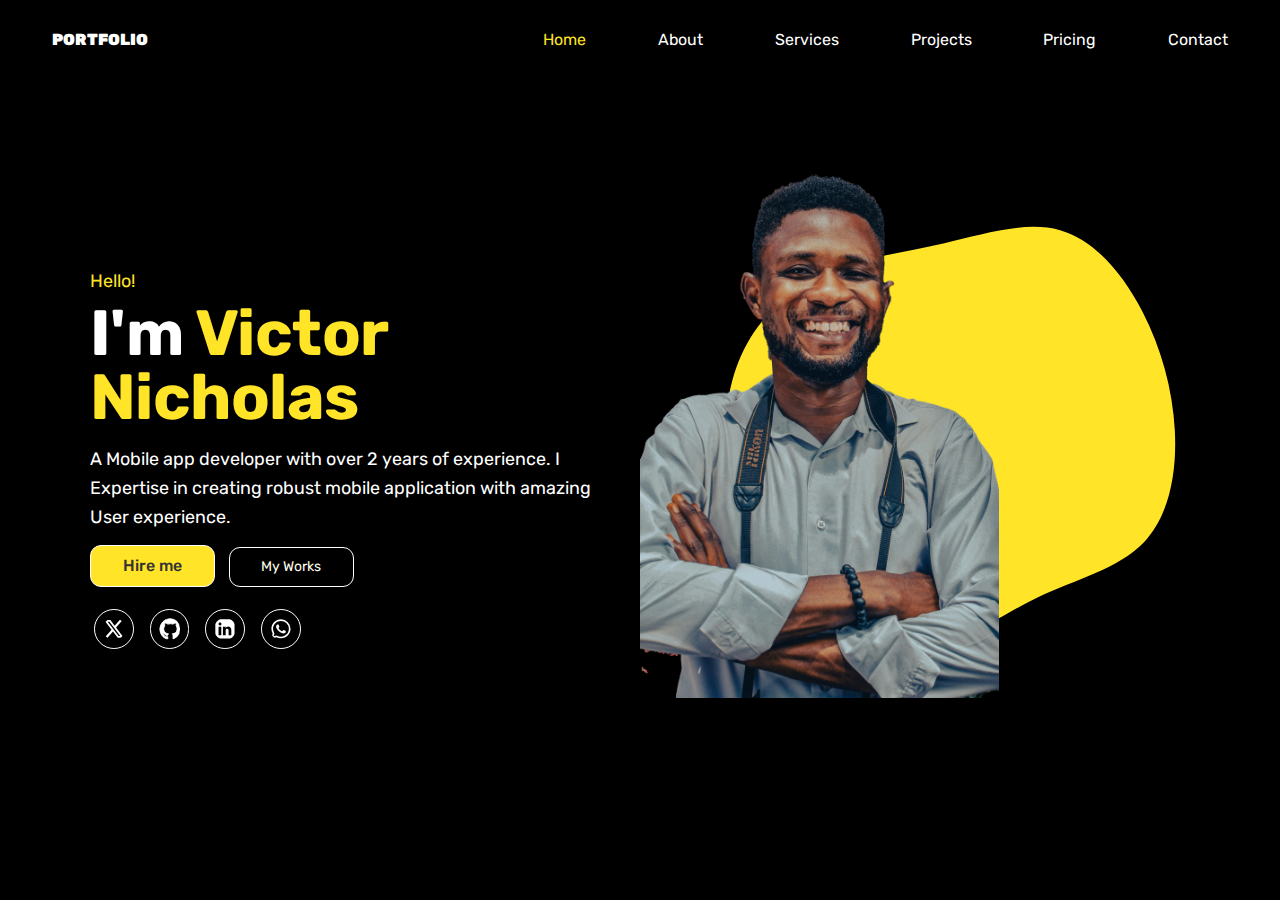
<file: index.html>
<!DOCTYPE html>
<html lang="en">
  <head>
    <meta charset="UTF-8" />

    <meta
      name="Description"
      content="A skillful Frontend developer with 5years of experience in building mind blowing UI. I am Stephen Junior"
    />
    <meta name="viewport" content="width=device-width, initial-scale=1.0" />

    <link rel="preconnect" href="https://fonts.googleapis.com" />
    <link rel="preconnect" href="https://fonts.gstatic.com" crossorigin />
    <link
      href="https://fonts.googleapis.com/css2?family=Rubik:ital,wght@0,300..900;1,300..900&display=swap"
      rel="stylesheet"
    />
    <link rel="stylesheet" href="css/styles.css" />
    <link rel="stylesheet" href="css/general.css" />
    <link rel="stylesheet" href="css/transition.css" />
    <link rel="stylesheet" href="css/queries.css" />

    <script defer src="activepage.js"></script>
    <title>Portfolio</title>
  </head>
  <body>
    <header class="header">
      <div>
        <a href="#" class="logo"><b>Portfolio</b></a>
      </div>
      <nav class="main-nav">
        <ul class="nav-link-box unordered-list">
          <li><a href="index.html" class="nav-link">Home</a></li>
          <li>
            <a href="about.html" class="nav-link">About</a>
          </li>
          <li>
            <a href="services.html" class="nav-link">Services</a>
          </li>
          <li><a href="projects.html" class="nav-link">Projects</a></li>
          <li><a href="pricing.html" class="nav-link">Pricing</a></li>
          <li><a href="contact.html" class="nav-link">Contact</a></li>
        </ul>
      </nav>

      <button class="btn-mobile-nav">
        <svg
          xmlns="http://www.w3.org/2000/svg"
          class="icon-mobile-nav menu-btn"
          viewBox="0 0 512 512"
        >
          <path
            fill="none"
            stroke="currentColor"
            stroke-linecap="round"
            stroke-miterlimit="10"
            stroke-width="32"
            d="M80 160h352M80 256h352M80 352h352"
          />
        </svg>

        <svg
          xmlns="http://www.w3.org/2000/svg"
          class="icon-mobile-nav close-btn"
          viewBox="0 0 512 512"
        >
          <path
            fill="none"
            stroke="currentColor"
            stroke-linecap="round"
            stroke-linejoin="round"
            stroke-width="32"
            d="M368 368L144 144M368 144L144 368"
          />
        </svg>
      </button>
    </header>

    <section class="section-hero grid-2-cols">
      <div class="hero-text-box">
        <p class="hero-greetings">Hello!</p>
        <h1 class="primary-heading">I'm <span>Victor Nicholas</span></h1>
        <p class="hero-text">
          A Mobile app developer with over 2 years of experience. I Expertise in
          creating robust mobile application with amazing User experience.
        </p>
        <a href="contact.html" class="hero-button btn-hire-me margin-rt"
          >Hire me</a
        >
        <a href="projects.html" class="hero-button btn-my-works">My Works</a>
        <div class="socials">
          <a
            href="https://x.com/VictorNich29059?t=hY8-RHU_Jg7SpcKLvsJlyQ&s=09"
            class="social-link"
          >
            <svg
              viewBox="0 0 24 24"
              aria-hidden="true"
              class="social-icon chat twitter-icon"
            >
              <g>
                <path
                  d="M18.244 2.25h3.308l-7.227 8.26 8.502 11.24H16.17l-5.214-6.817L4.99 21.75H1.68l7.73-8.835L1.254 2.25H8.08l4.713 6.231zm-1.161 17.52h1.833L7.084 4.126H5.117z"
                ></path>
              </g>
            </svg>
          </a>
          <a href="https://github.com/Vcnicholas" class="social-link">
            <svg
              height="32"
              aria-hidden="true"
              viewBox="0 0 24 24"
              version="1.1"
              width="32"
              data-view-component="true"
              class="social-icon chat"
            >
              <path
                d="M12.5.75C6.146.75 1 5.896 1 12.25c0 5.089 3.292 9.387 7.863 10.91.575.101.79-.244.79-.546 0-.273-.014-1.178-.014-2.142-2.889.532-3.636-.704-3.866-1.35-.13-.331-.69-1.352-1.18-1.625-.402-.216-.977-.748-.014-.762.906-.014 1.553.834 1.769 1.179 1.035 1.74 2.688 1.25 3.349.948.1-.747.402-1.25.733-1.538-2.559-.287-5.232-1.279-5.232-5.678 0-1.25.445-2.285 1.178-3.09-.115-.288-.517-1.467.115-3.048 0 0 .963-.302 3.163 1.179.92-.259 1.897-.388 2.875-.388.977 0 1.955.13 2.875.388 2.2-1.495 3.162-1.179 3.162-1.179.633 1.581.23 2.76.115 3.048.733.805 1.179 1.825 1.179 3.09 0 4.413-2.688 5.39-5.247 5.678.417.36.776 1.05.776 2.128 0 1.538-.014 2.774-.014 3.162 0 .302.216.662.79.547C20.709 21.637 24 17.324 24 12.25 24 5.896 18.854.75 12.5.75Z"
              ></path>
            </svg>
          </a>
          <a
            href="https://www.linkedin.com/in/victor-nicholas-679aab2b1"
            class="social-link"
          >
            <svg
              xmlns="http://www.w3.org/2000/svg"
              class="social-icon chat"
              viewBox="0 0 512 512"
            >
              <path
                d="M444.17 32H70.28C49.85 32 32 46.7 32 66.89v374.72C32 461.91 49.85 480 70.28 480h373.78c20.54 0 35.94-18.21 35.94-38.39V66.89C480.12 46.7 464.6 32 444.17 32zm-273.3 373.43h-64.18V205.88h64.18zM141 175.54h-.46c-20.54 0-33.84-15.29-33.84-34.43 0-19.49 13.65-34.42 34.65-34.42s33.85 14.82 34.31 34.42c-.01 19.14-13.31 34.43-34.66 34.43zm264.43 229.89h-64.18V296.32c0-26.14-9.34-44-32.56-44-17.74 0-28.24 12-32.91 23.69-1.75 4.2-2.22 9.92-2.22 15.76v113.66h-64.18V205.88h64.18v27.77c9.34-13.3 23.93-32.44 57.88-32.44 42.13 0 74 27.77 74 87.64z"
              />
            </svg>
          </a>
          <a href="http://Wa.me/2349027989249" class="social-link">
            <svg
              xmlns="http://www.w3.org/2000/svg"
              class="social-icon chat"
              viewBox="0 0 512 512"
            >
              <path
                d="M414.73 97.1A222.14 222.14 0 00256.94 32C134 32 33.92 131.58 33.87 254a220.61 220.61 0 0029.78 111L32 480l118.25-30.87a223.63 223.63 0 00106.6 27h.09c122.93 0 223-99.59 223.06-222A220.18 220.18 0 00414.73 97.1zM256.94 438.66h-.08a185.75 185.75 0 01-94.36-25.72l-6.77-4-70.17 18.32 18.73-68.09-4.41-7A183.46 183.46 0 0171.53 254c0-101.73 83.21-184.5 185.48-184.5a185 185 0 01185.33 184.64c-.04 101.74-83.21 184.52-185.4 184.52zm101.69-138.19c-5.57-2.78-33-16.2-38.08-18.05s-8.83-2.78-12.54 2.78-14.4 18-17.65 21.75-6.5 4.16-12.07 1.38-23.54-8.63-44.83-27.53c-16.57-14.71-27.75-32.87-31-38.42s-.35-8.56 2.44-11.32c2.51-2.49 5.57-6.48 8.36-9.72s3.72-5.56 5.57-9.26.93-6.94-.46-9.71-12.54-30.08-17.18-41.19c-4.53-10.82-9.12-9.35-12.54-9.52-3.25-.16-7-.2-10.69-.2a20.53 20.53 0 00-14.86 6.94c-5.11 5.56-19.51 19-19.51 46.28s20 53.68 22.76 57.38 39.3 59.73 95.21 83.76a323.11 323.11 0 0031.78 11.68c13.35 4.22 25.5 3.63 35.1 2.2 10.71-1.59 33-13.42 37.63-26.38s4.64-24.06 3.25-26.37-5.11-3.71-10.69-6.48z"
                fill-rule="evenodd"
              />
            </svg>
          </a>
        </div>
      </div>

      <div class="hero-img-box">
        <img src="img/profile-1.png" alt="man smiling" class="profile-pic" />
      </div>
    </section>
  </body>
</html>
</file>
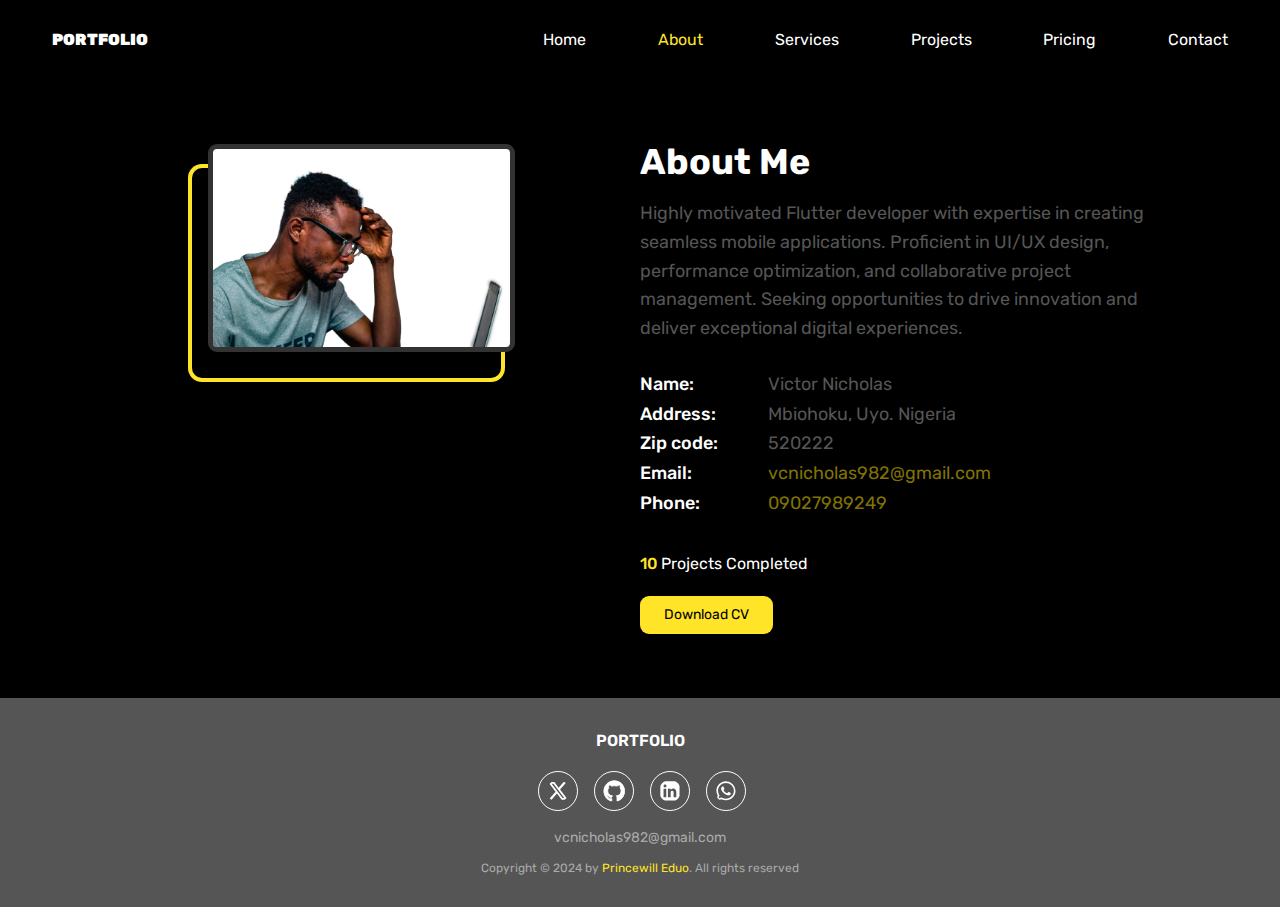
<file: about.html>
<!DOCTYPE html>
<html lang="en">
  <head>
    <meta charset="UTF-8" />
    <meta name="viewport" content="width=device-width, initial-scale=1.0" />

    <link rel="preconnect" href="https://fonts.googleapis.com" />
    <link rel="preconnect" href="https://fonts.gstatic.com" crossorigin />
    <link
      href="https://fonts.googleapis.com/css2?family=Rubik:ital,wght@0,300..900;1,300..900&display=swap"
      rel="stylesheet"
    />
    <link rel="stylesheet" href="css/styles.css" />
    <link rel="stylesheet" href="css/general.css" />
    <link rel="stylesheet" href="css/transition.css" />
    <link rel="stylesheet" href="css/queries.css" />

    <script defer src="activepage.js"></script>
    <title>Portfolio</title>
  </head>
  <body>
    <header class="header">
      <div>
        <a href="#" class="logo"><b>Portfolio</b></a>
      </div>
      <nav class="main-nav">
        <ul class="nav-link-box unordered-list">
          <li><a href="/index.html" class="nav-link">Home</a></li>
          <li><a href="about.html" class="nav-link">About</a></li>
          <li>
            <a href="services.html" class="nav-link">Services</a>
          </li>
          <li><a href="projects.html" class="nav-link">Projects</a></li>
          <li><a href="pricing.html" class="nav-link">Pricing</a></li>
          <li><a href="contact.html" class="nav-link">Contact</a></li>
        </ul>
      </nav>

      <button class="btn-mobile-nav">
        <svg
          xmlns="http://www.w3.org/2000/svg"
          class="icon-mobile-nav menu-btn"
          viewBox="0 0 512 512"
        >
          <path
            fill="none"
            stroke="currentColor"
            stroke-linecap="round"
            stroke-miterlimit="10"
            stroke-width="32"
            d="M80 160h352M80 256h352M80 352h352"
          />
        </svg>

        <svg
          xmlns="http://www.w3.org/2000/svg"
          class="icon-mobile-nav close-btn"
          viewBox="0 0 512 512"
        >
          <path
            fill="none"
            stroke="currentColor"
            stroke-linecap="round"
            stroke-linejoin="round"
            stroke-width="32"
            d="M368 368L144 144M368 144L144 368"
          />
        </svg>
      </button>
    </header>

    <section class="section-about grid-2-cols about-grid">
      <div class="about-img-box sticky-nav-point">
        <img src="img/profile-2.png" alt="man on system" class="about-img" />
      </div>
      <div class="about-text-box">
        <h2 class="secondary-heading">About Me</h2>
        <div class="about-text">
          Highly motivated Flutter developer with expertise in creating seamless
          mobile applications. Proficient in UI/UX design, performance
          optimization, and collaborative project management. Seeking
          opportunities to drive innovation and deliver exceptional digital
          experiences.
        </div>
        <div class="about-grid-2-cols">
          <ul class="question-box unordered-list">
            <li>Name&#58;</li>
            <li>Address&#58;</li>
            <li>Zip code&#58;</li>
            <li>Email&#58;</li>
            <li>Phone&#58;</li>
          </ul>

          <ul class="answer-box unordered-list">
            <li>Victor Nicholas</li>
            <li>Mbiohoku, Uyo. Nigeria</li>
            <li>520222</li>
            <li class="gmail-link">
              <a href="https://vcnicholas982@gmail.com" class="reach-out-link"
                >vcnicholas982&#64;gmail.com</a
              >
            </li>
            <li>
              <a href="tel:09027989249" class="reach-out-link">09027989249</a>
            </li>
          </ul>
        </div>
        <p class="completed-projects"><span>10</span> Projects Completed</p>
        <a href="docs/CV Victor Chukwuebuka Nicholas .docx" class="cv-button"
          >Download CV</a
        >
      </div>
    </section>

    <footer>
      <div class="logo">Portfolio</div>
      <div class="socials">
        <a
          href=" https://x.com/VictorNich29059?t=hY8-RHU_Jg7SpcKLvsJlyQ&s=09"
          class="social-link"
        >
          <svg
            viewBox="0 0 24 24"
            aria-hidden="true"
            class="social-icon chat twitter-icon"
          >
            <g>
              <path
                d="M18.244 2.25h3.308l-7.227 8.26 8.502 11.24H16.17l-5.214-6.817L4.99 21.75H1.68l7.73-8.835L1.254 2.25H8.08l4.713 6.231zm-1.161 17.52h1.833L7.084 4.126H5.117z"
              ></path>
            </g>
          </svg>
        </a>
        <a href="https://github.com/Vcnicholas" class="social-link">
          <svg
            height="32"
            aria-hidden="true"
            viewBox="0 0 24 24"
            version="1.1"
            width="32"
            data-view-component="true"
            class="social-icon chat"
          >
            <path
              d="M12.5.75C6.146.75 1 5.896 1 12.25c0 5.089 3.292 9.387 7.863 10.91.575.101.79-.244.79-.546 0-.273-.014-1.178-.014-2.142-2.889.532-3.636-.704-3.866-1.35-.13-.331-.69-1.352-1.18-1.625-.402-.216-.977-.748-.014-.762.906-.014 1.553.834 1.769 1.179 1.035 1.74 2.688 1.25 3.349.948.1-.747.402-1.25.733-1.538-2.559-.287-5.232-1.279-5.232-5.678 0-1.25.445-2.285 1.178-3.09-.115-.288-.517-1.467.115-3.048 0 0 .963-.302 3.163 1.179.92-.259 1.897-.388 2.875-.388.977 0 1.955.13 2.875.388 2.2-1.495 3.162-1.179 3.162-1.179.633 1.581.23 2.76.115 3.048.733.805 1.179 1.825 1.179 3.09 0 4.413-2.688 5.39-5.247 5.678.417.36.776 1.05.776 2.128 0 1.538-.014 2.774-.014 3.162 0 .302.216.662.79.547C20.709 21.637 24 17.324 24 12.25 24 5.896 18.854.75 12.5.75Z"
            ></path>
          </svg>
        </a>
        <a
          href="https://www.linkedin.com/in/victor-nicholas-679aab2b1"
          class="social-link"
        >
          <svg
            xmlns="http://www.w3.org/2000/svg"
            class="social-icon chat"
            viewBox="0 0 512 512"
          >
            <path
              d="M444.17 32H70.28C49.85 32 32 46.7 32 66.89v374.72C32 461.91 49.85 480 70.28 480h373.78c20.54 0 35.94-18.21 35.94-38.39V66.89C480.12 46.7 464.6 32 444.17 32zm-273.3 373.43h-64.18V205.88h64.18zM141 175.54h-.46c-20.54 0-33.84-15.29-33.84-34.43 0-19.49 13.65-34.42 34.65-34.42s33.85 14.82 34.31 34.42c-.01 19.14-13.31 34.43-34.66 34.43zm264.43 229.89h-64.18V296.32c0-26.14-9.34-44-32.56-44-17.74 0-28.24 12-32.91 23.69-1.75 4.2-2.22 9.92-2.22 15.76v113.66h-64.18V205.88h64.18v27.77c9.34-13.3 23.93-32.44 57.88-32.44 42.13 0 74 27.77 74 87.64z"
            />
          </svg>
        </a>
        <a href="http://Wa.me/2349027989249" class="social-link">
          <svg
            xmlns="http://www.w3.org/2000/svg"
            class="social-icon chat"
            viewBox="0 0 512 512"
          >
            <path
              d="M414.73 97.1A222.14 222.14 0 00256.94 32C134 32 33.92 131.58 33.87 254a220.61 220.61 0 0029.78 111L32 480l118.25-30.87a223.63 223.63 0 00106.6 27h.09c122.93 0 223-99.59 223.06-222A220.18 220.18 0 00414.73 97.1zM256.94 438.66h-.08a185.75 185.75 0 01-94.36-25.72l-6.77-4-70.17 18.32 18.73-68.09-4.41-7A183.46 183.46 0 0171.53 254c0-101.73 83.21-184.5 185.48-184.5a185 185 0 01185.33 184.64c-.04 101.74-83.21 184.52-185.4 184.52zm101.69-138.19c-5.57-2.78-33-16.2-38.08-18.05s-8.83-2.78-12.54 2.78-14.4 18-17.65 21.75-6.5 4.16-12.07 1.38-23.54-8.63-44.83-27.53c-16.57-14.71-27.75-32.87-31-38.42s-.35-8.56 2.44-11.32c2.51-2.49 5.57-6.48 8.36-9.72s3.72-5.56 5.57-9.26.93-6.94-.46-9.71-12.54-30.08-17.18-41.19c-4.53-10.82-9.12-9.35-12.54-9.52-3.25-.16-7-.2-10.69-.2a20.53 20.53 0 00-14.86 6.94c-5.11 5.56-19.51 19-19.51 46.28s20 53.68 22.76 57.38 39.3 59.73 95.21 83.76a323.11 323.11 0 0031.78 11.68c13.35 4.22 25.5 3.63 35.1 2.2 10.71-1.59 33-13.42 37.63-26.38s4.64-24.06 3.25-26.37-5.11-3.71-10.69-6.48z"
              fill-rule="evenodd"
            />
          </svg>
        </a>
      </div>
      <div style="color: #aaa; font-size: 1.2rem">
        <a
          href="https://vcnicholas982@gmail.com"
          class="reach-out-link reach-out-contact-link"
          >vcnicholas982@gmail.com</a
        >
      </div>
      <div class="copy-right">
        Copyright &copy; <span class="year">2024</span> by
        <a
          href="https://x.com/Eduo_Prince?t=WI8PusMv91r1adSlmNsFCw&s=09
        "
          >Princewill Eduo</a
        >. All rights reserved
      </div>
    </footer>
  </body>
</html>
</file>
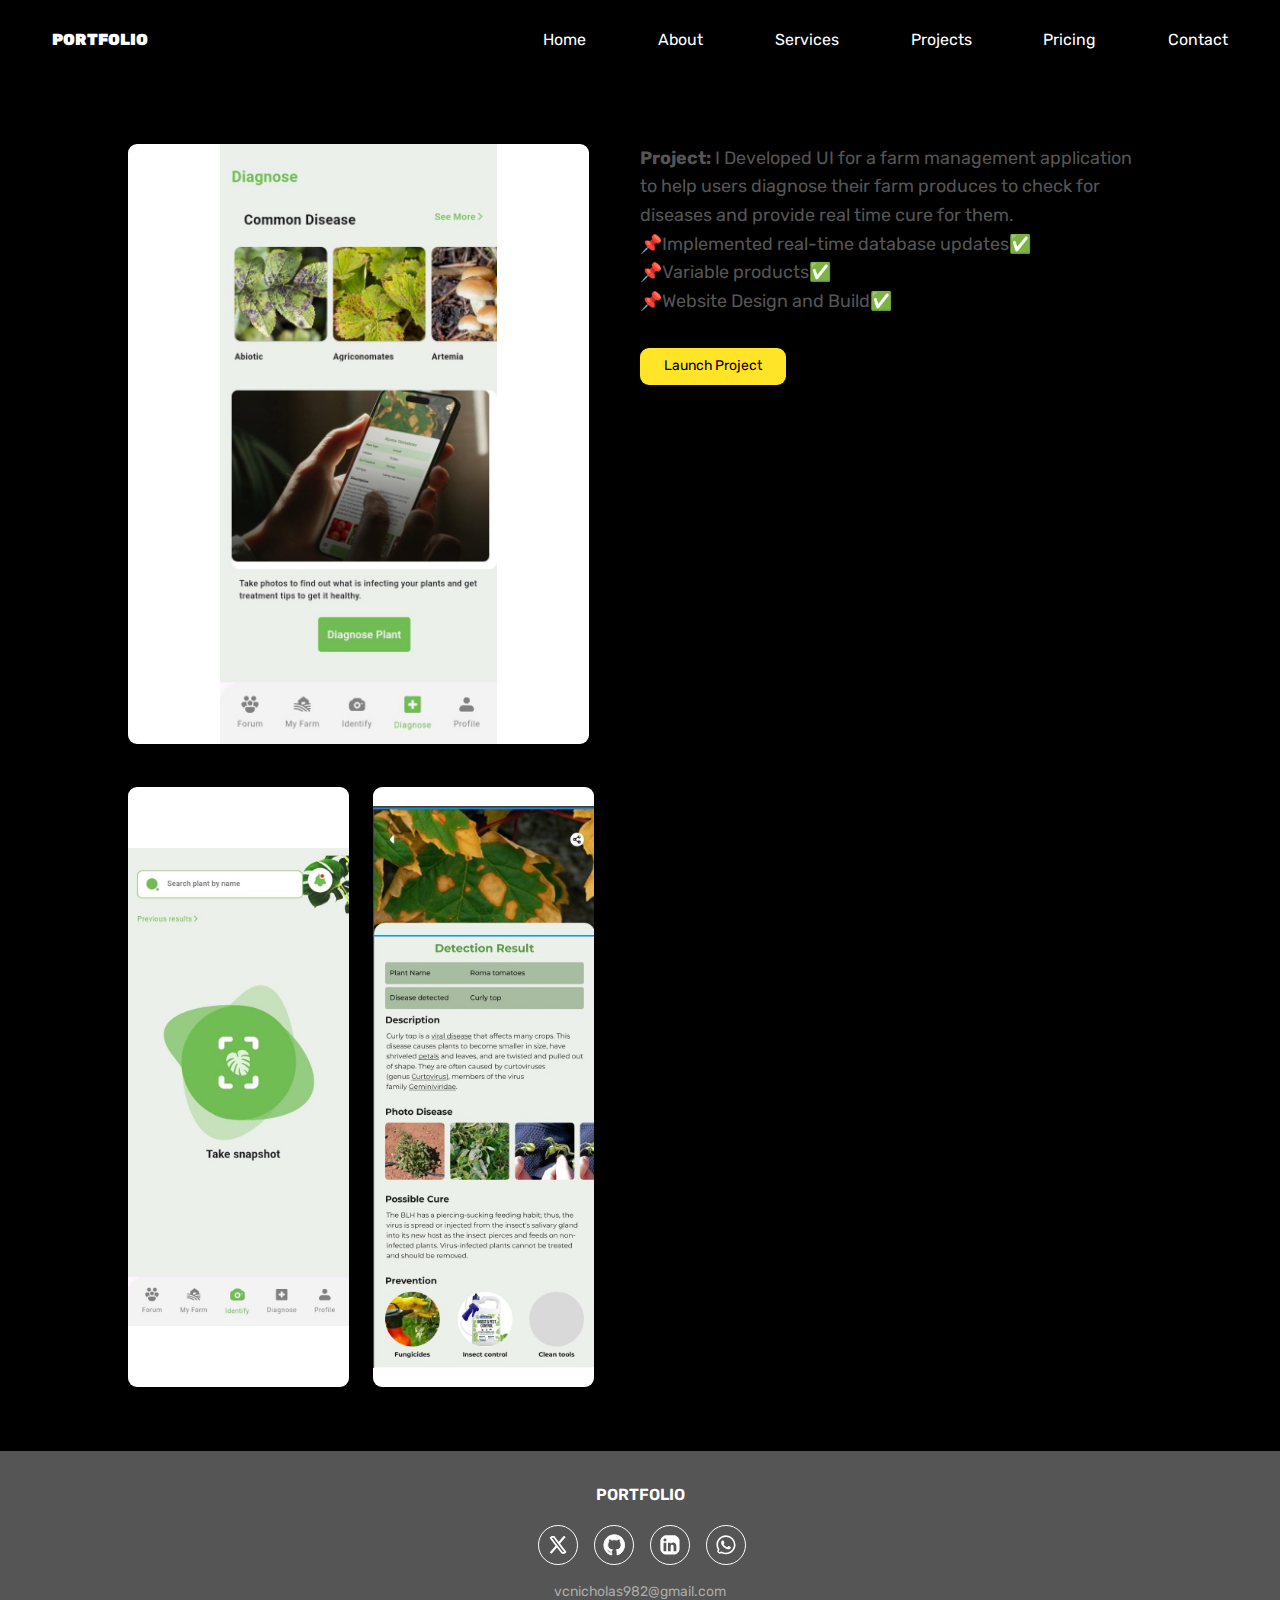
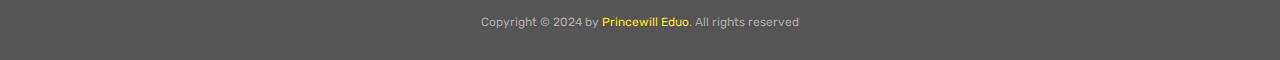
<file: agropro.html>
<!DOCTYPE html>
<html lang="en">
  <head>
    <meta charset="UTF-8" />
    <meta name="viewport" content="width=device-width, initial-scale=1.0" />

    <link rel="preconnect" href="https://fonts.googleapis.com" />
    <link rel="preconnect" href="https://fonts.gstatic.com" crossorigin />
    <link
      href="https://fonts.googleapis.com/css2?family=Rubik:ital,wght@0,300..900;1,300..900&display=swap"
      rel="stylesheet"
    />
    <link rel="stylesheet" href="css/styles.css" />
    <link rel="stylesheet" href="css/general.css" />
    <link rel="stylesheet" href="css/transition.css" />
    <link rel="stylesheet" href="css/queries.css" />

    <script defer src="activepage.js"></script>
    <title>Portfolio</title>
  </head>
  <body>
    <header class="header">
      <div>
        <a href="#" class="logo"><b>Portfolio</b></a>
      </div>
      <nav class="main-nav">
        <ul class="nav-link-box unordered-list">
          <li><a href="index.html" class="nav-link">Home</a></li>
          <li><a href="about.html" class="nav-link">About</a></li>
          <li>
            <a href="services.html" class="nav-link">Services</a>
          </li>
          <li><a href="projects.html" class="nav-link">Projects</a></li>
          <li><a href="pricing.html" class="nav-link">Pricing</a></li>
          <li><a href="contact.html" class="nav-link">Contact</a></li>
        </ul>
      </nav>

      <button class="btn-mobile-nav">
        <svg
          xmlns="http://www.w3.org/2000/svg"
          class="icon-mobile-nav menu-btn"
          viewBox="0 0 512 512"
        >
          <path
            fill="none"
            stroke="currentColor"
            stroke-linecap="round"
            stroke-miterlimit="10"
            stroke-width="32"
            d="M80 160h352M80 256h352M80 352h352"
          />
        </svg>

        <svg
          xmlns="http://www.w3.org/2000/svg"
          class="icon-mobile-nav close-btn"
          viewBox="0 0 512 512"
        >
          <path
            fill="none"
            stroke="currentColor"
            stroke-linecap="round"
            stroke-linejoin="round"
            stroke-width="32"
            d="M368 368L144 144M368 144L144 368"
          />
        </svg>
      </button>
    </header>

    <section class="section-about taskitly-grid">
      <div class="agropro-first-img">
        <img src="img/agropro.jpg" alt="man on system" class="taskitly-img" />
      </div>
      <div>
        <div class="about-text sticky-nav-point agropro-text-box">
          <p>
            <strong>Project:</strong> I Developed UI for a farm management
            application to help users diagnose their farm produces to check for
            diseases and provide real time cure for them.
          </p>
          <p>📌Implemented real-time database updates✅</p>
          <p>📌Variable products✅</p>
          <p>📌Website Design and Build✅</p>
        </div>

        <!-- <p class="completed-projects"><span>10</span> Projects Completed</p> -->
        <a href="docs/CV Victor Chukwuebuka Nicholas .docx" class="cv-button"
          >Launch Project</a
        >
      </div>

      <div class="agropro-flex">
        <img
          src="img/agropro-1.jpg"
          alt="mobile-app-img"
          class="taskitly-img"
        />
        <img
          src="img/agropro-3.jpg"
          alt="monile-app-img"
          class="taskitly-img"
        />
      </div>
    </section>

    <footer>
      <div class="logo">Portfolio</div>
      <div class="socials">
        <a
          href=" https://x.com/VictorNich29059?t=hY8-RHU_Jg7SpcKLvsJlyQ&s=09"
          class="social-link"
        >
          <svg
            viewBox="0 0 24 24"
            aria-hidden="true"
            class="social-icon chat twitter-icon"
          >
            <g>
              <path
                d="M18.244 2.25h3.308l-7.227 8.26 8.502 11.24H16.17l-5.214-6.817L4.99 21.75H1.68l7.73-8.835L1.254 2.25H8.08l4.713 6.231zm-1.161 17.52h1.833L7.084 4.126H5.117z"
              ></path>
            </g>
          </svg>
        </a>
        <a href="https://github.com/Vcnicholas" class="social-link">
          <svg
            height="32"
            aria-hidden="true"
            viewBox="0 0 24 24"
            version="1.1"
            width="32"
            data-view-component="true"
            class="social-icon chat"
          >
            <path
              d="M12.5.75C6.146.75 1 5.896 1 12.25c0 5.089 3.292 9.387 7.863 10.91.575.101.79-.244.79-.546 0-.273-.014-1.178-.014-2.142-2.889.532-3.636-.704-3.866-1.35-.13-.331-.69-1.352-1.18-1.625-.402-.216-.977-.748-.014-.762.906-.014 1.553.834 1.769 1.179 1.035 1.74 2.688 1.25 3.349.948.1-.747.402-1.25.733-1.538-2.559-.287-5.232-1.279-5.232-5.678 0-1.25.445-2.285 1.178-3.09-.115-.288-.517-1.467.115-3.048 0 0 .963-.302 3.163 1.179.92-.259 1.897-.388 2.875-.388.977 0 1.955.13 2.875.388 2.2-1.495 3.162-1.179 3.162-1.179.633 1.581.23 2.76.115 3.048.733.805 1.179 1.825 1.179 3.09 0 4.413-2.688 5.39-5.247 5.678.417.36.776 1.05.776 2.128 0 1.538-.014 2.774-.014 3.162 0 .302.216.662.79.547C20.709 21.637 24 17.324 24 12.25 24 5.896 18.854.75 12.5.75Z"
            ></path>
          </svg>
        </a>
        <a
          href="https://www.linkedin.com/in/victor-nicholas-679aab2b1"
          class="social-link"
        >
          <svg
            xmlns="http://www.w3.org/2000/svg"
            class="social-icon chat"
            viewBox="0 0 512 512"
          >
            <path
              d="M444.17 32H70.28C49.85 32 32 46.7 32 66.89v374.72C32 461.91 49.85 480 70.28 480h373.78c20.54 0 35.94-18.21 35.94-38.39V66.89C480.12 46.7 464.6 32 444.17 32zm-273.3 373.43h-64.18V205.88h64.18zM141 175.54h-.46c-20.54 0-33.84-15.29-33.84-34.43 0-19.49 13.65-34.42 34.65-34.42s33.85 14.82 34.31 34.42c-.01 19.14-13.31 34.43-34.66 34.43zm264.43 229.89h-64.18V296.32c0-26.14-9.34-44-32.56-44-17.74 0-28.24 12-32.91 23.69-1.75 4.2-2.22 9.92-2.22 15.76v113.66h-64.18V205.88h64.18v27.77c9.34-13.3 23.93-32.44 57.88-32.44 42.13 0 74 27.77 74 87.64z"
            />
          </svg>
        </a>
        <a href="http://Wa.me/2349027989249" class="social-link">
          <svg
            xmlns="http://www.w3.org/2000/svg"
            class="social-icon chat"
            viewBox="0 0 512 512"
          >
            <path
              d="M414.73 97.1A222.14 222.14 0 00256.94 32C134 32 33.92 131.58 33.87 254a220.61 220.61 0 0029.78 111L32 480l118.25-30.87a223.63 223.63 0 00106.6 27h.09c122.93 0 223-99.59 223.06-222A220.18 220.18 0 00414.73 97.1zM256.94 438.66h-.08a185.75 185.75 0 01-94.36-25.72l-6.77-4-70.17 18.32 18.73-68.09-4.41-7A183.46 183.46 0 0171.53 254c0-101.73 83.21-184.5 185.48-184.5a185 185 0 01185.33 184.64c-.04 101.74-83.21 184.52-185.4 184.52zm101.69-138.19c-5.57-2.78-33-16.2-38.08-18.05s-8.83-2.78-12.54 2.78-14.4 18-17.65 21.75-6.5 4.16-12.07 1.38-23.54-8.63-44.83-27.53c-16.57-14.71-27.75-32.87-31-38.42s-.35-8.56 2.44-11.32c2.51-2.49 5.57-6.48 8.36-9.72s3.72-5.56 5.57-9.26.93-6.94-.46-9.71-12.54-30.08-17.18-41.19c-4.53-10.82-9.12-9.35-12.54-9.52-3.25-.16-7-.2-10.69-.2a20.53 20.53 0 00-14.86 6.94c-5.11 5.56-19.51 19-19.51 46.28s20 53.68 22.76 57.38 39.3 59.73 95.21 83.76a323.11 323.11 0 0031.78 11.68c13.35 4.22 25.5 3.63 35.1 2.2 10.71-1.59 33-13.42 37.63-26.38s4.64-24.06 3.25-26.37-5.11-3.71-10.69-6.48z"
              fill-rule="evenodd"
            />
          </svg>
        </a>
      </div>
      <div style="color: #aaa; font-size: 1.2rem">
        <a
          href="https://vcnicholas982@gmail.com"
          class="reach-out-link reach-out-contact-link"
          >vcnicholas982@gmail.com</a
        >
      </div>
      <div class="copy-right">
        Copyright &copy; <span class="year">2024</span> by
        <a
          href="https://x.com/Eduo_Prince?t=WI8PusMv91r1adSlmNsFCw&s=09
        "
          >Princewill Eduo</a
        >. All rights reserved
      </div>
    </footer>
  </body>
</html>
</file>
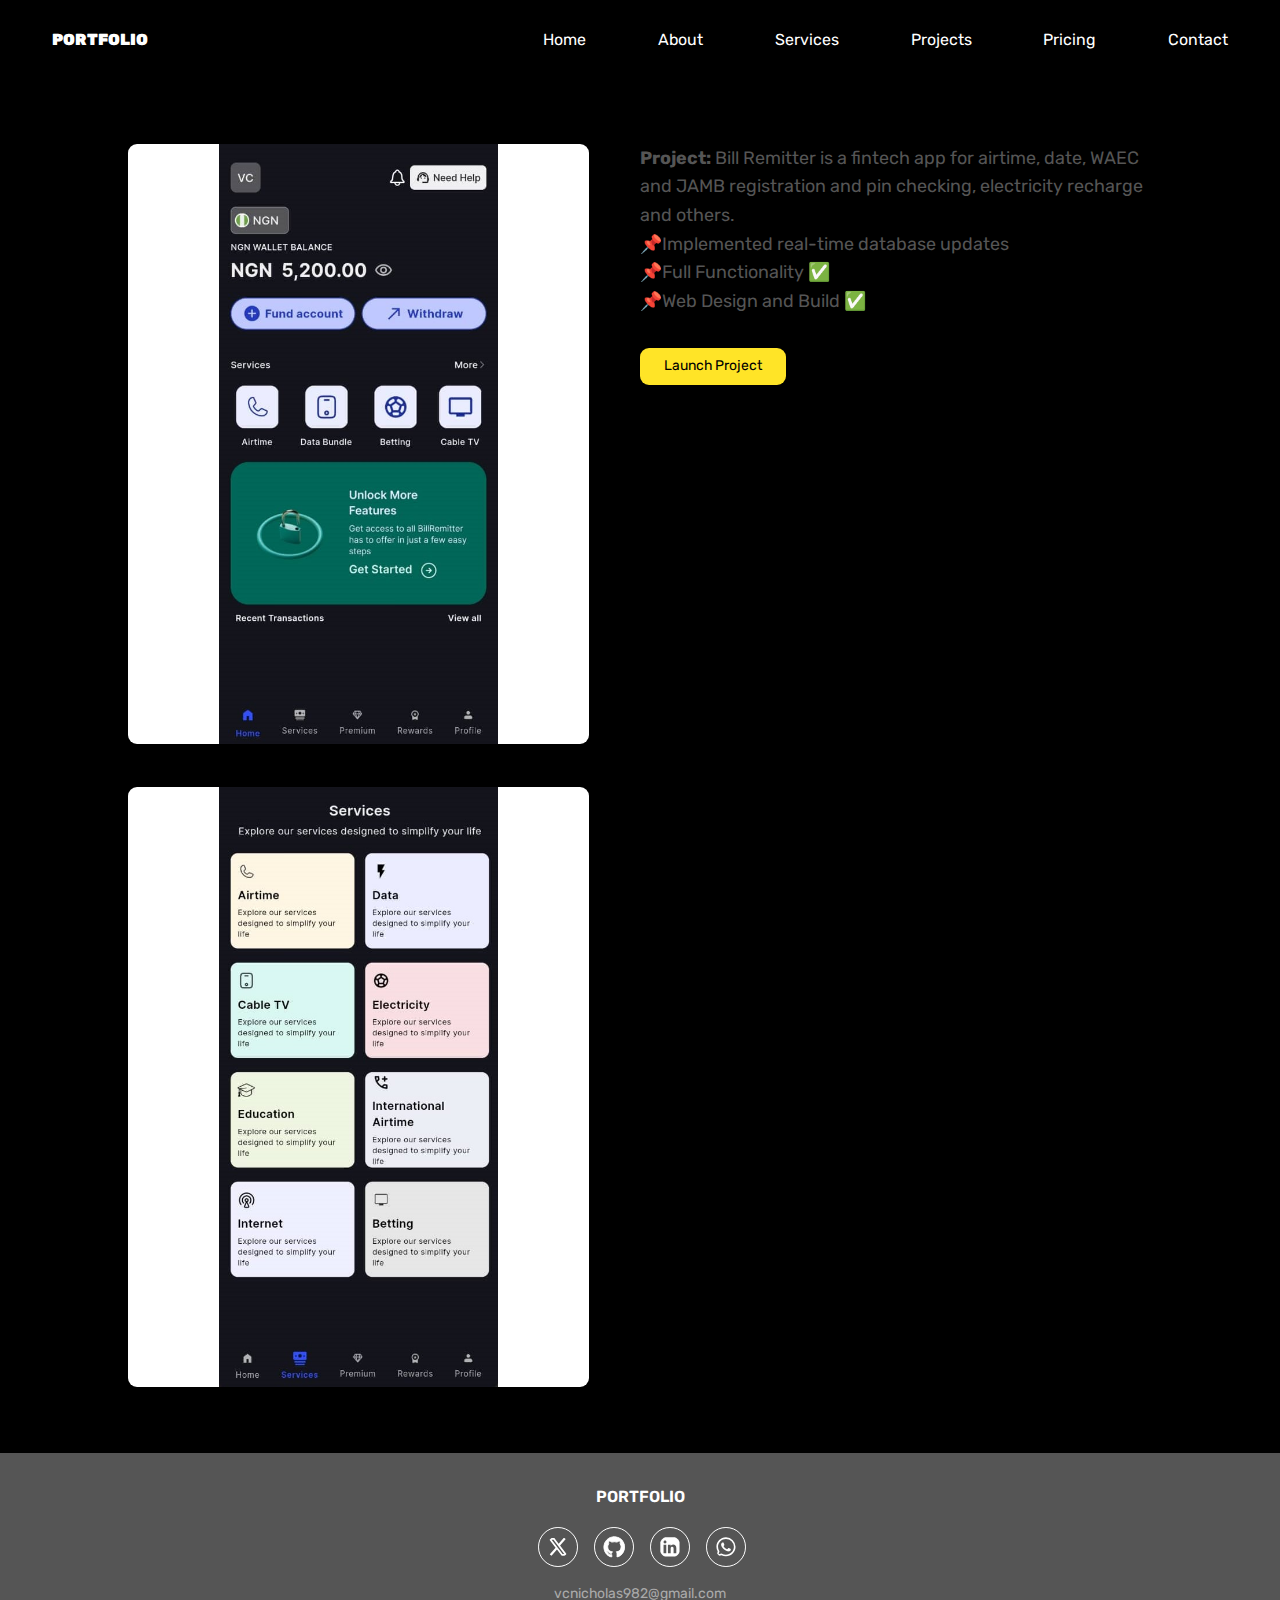
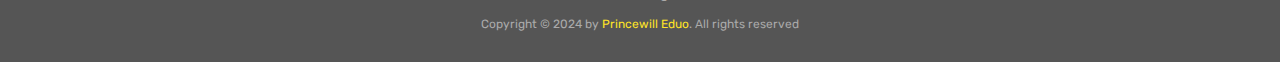
<file: bill-remitter.html>
<!DOCTYPE html>
<html lang="en">
  <head>
    <meta charset="UTF-8" />
    <meta name="viewport" content="width=device-width, initial-scale=1.0" />

    <link rel="preconnect" href="https://fonts.googleapis.com" />
    <link rel="preconnect" href="https://fonts.gstatic.com" crossorigin />
    <link
      href="https://fonts.googleapis.com/css2?family=Rubik:ital,wght@0,300..900;1,300..900&display=swap"
      rel="stylesheet"
    />
    <link rel="stylesheet" href="css/styles.css" />
    <link rel="stylesheet" href="css/general.css" />
    <link rel="stylesheet" href="css/transition.css" />
    <link rel="stylesheet" href="css/queries.css" />

    <script defer src="activepage.js"></script>
    <title>Portfolio</title>
  </head>
  <body>
    <header class="header">
      <div>
        <a href="#" class="logo"><b>Portfolio</b></a>
      </div>
      <nav class="main-nav">
        <ul class="nav-link-box unordered-list">
          <li><a href="index.html" class="nav-link">Home</a></li>
          <li><a href="about.html" class="nav-link">About</a></li>
          <li>
            <a href="services.html" class="nav-link">Services</a>
          </li>
          <li><a href="projects.html" class="nav-link">Projects</a></li>
          <li><a href="pricing.html" class="nav-link">Pricing</a></li>
          <li><a href="contact.html" class="nav-link">Contact</a></li>
        </ul>
      </nav>

      <button class="btn-mobile-nav">
        <svg
          xmlns="http://www.w3.org/2000/svg"
          class="icon-mobile-nav menu-btn"
          viewBox="0 0 512 512"
        >
          <path
            fill="none"
            stroke="currentColor"
            stroke-linecap="round"
            stroke-miterlimit="10"
            stroke-width="32"
            d="M80 160h352M80 256h352M80 352h352"
          />
        </svg>

        <svg
          xmlns="http://www.w3.org/2000/svg"
          class="icon-mobile-nav close-btn"
          viewBox="0 0 512 512"
        >
          <path
            fill="none"
            stroke="currentColor"
            stroke-linecap="round"
            stroke-linejoin="round"
            stroke-width="32"
            d="M368 368L144 144M368 144L144 368"
          />
        </svg>
      </button>
    </header>

    <section class="section-about taskitly-grid">
      <div class="remitter-first-img">
        <img
          src="img/bill-remmiter.jpg"
          alt="man on system"
          class="taskitly-img"
        />
      </div>

      <div class="taskitly-text-box">
        <div class="about-text sticky-nav-point">
          <p>
            <strong>Project:</strong> Bill Remitter is a fintech app for
            airtime, date, WAEC and JAMB registration and pin checking,
            electricity recharge and others.
          </p>
          <p>📌Implemented real-time database updates</p>
          <p>📌Full Functionality ✅</p>
          <p>📌Web Design and Build ✅</p>
        </div>

        <a href="docs/CV Victor Chukwuebuka Nicholas .docx" class="cv-button"
          >Launch Project</a
        >
      </div>

      <div class="remitter-flex">
        <img
          src="img/bill-remitter-1.jpg"
          alt="mobile-app-img"
          class="taskitly-img"
        />
      </div>
    </section>

    <footer>
      <div class="logo">Portfolio</div>
      <div class="socials">
        <a
          href=" https://x.com/VictorNich29059?t=hY8-RHU_Jg7SpcKLvsJlyQ&s=09"
          class="social-link"
        >
          <svg
            viewBox="0 0 24 24"
            aria-hidden="true"
            class="social-icon chat twitter-icon"
          >
            <g>
              <path
                d="M18.244 2.25h3.308l-7.227 8.26 8.502 11.24H16.17l-5.214-6.817L4.99 21.75H1.68l7.73-8.835L1.254 2.25H8.08l4.713 6.231zm-1.161 17.52h1.833L7.084 4.126H5.117z"
              ></path>
            </g>
          </svg>
        </a>
        <a href="https://github.com/Vcnicholas" class="social-link">
          <svg
            height="32"
            aria-hidden="true"
            viewBox="0 0 24 24"
            version="1.1"
            width="32"
            data-view-component="true"
            class="social-icon chat"
          >
            <path
              d="M12.5.75C6.146.75 1 5.896 1 12.25c0 5.089 3.292 9.387 7.863 10.91.575.101.79-.244.79-.546 0-.273-.014-1.178-.014-2.142-2.889.532-3.636-.704-3.866-1.35-.13-.331-.69-1.352-1.18-1.625-.402-.216-.977-.748-.014-.762.906-.014 1.553.834 1.769 1.179 1.035 1.74 2.688 1.25 3.349.948.1-.747.402-1.25.733-1.538-2.559-.287-5.232-1.279-5.232-5.678 0-1.25.445-2.285 1.178-3.09-.115-.288-.517-1.467.115-3.048 0 0 .963-.302 3.163 1.179.92-.259 1.897-.388 2.875-.388.977 0 1.955.13 2.875.388 2.2-1.495 3.162-1.179 3.162-1.179.633 1.581.23 2.76.115 3.048.733.805 1.179 1.825 1.179 3.09 0 4.413-2.688 5.39-5.247 5.678.417.36.776 1.05.776 2.128 0 1.538-.014 2.774-.014 3.162 0 .302.216.662.79.547C20.709 21.637 24 17.324 24 12.25 24 5.896 18.854.75 12.5.75Z"
            ></path>
          </svg>
        </a>
        <a
          href="https://www.linkedin.com/in/victor-nicholas-679aab2b1"
          class="social-link"
        >
          <svg
            xmlns="http://www.w3.org/2000/svg"
            class="social-icon chat"
            viewBox="0 0 512 512"
          >
            <path
              d="M444.17 32H70.28C49.85 32 32 46.7 32 66.89v374.72C32 461.91 49.85 480 70.28 480h373.78c20.54 0 35.94-18.21 35.94-38.39V66.89C480.12 46.7 464.6 32 444.17 32zm-273.3 373.43h-64.18V205.88h64.18zM141 175.54h-.46c-20.54 0-33.84-15.29-33.84-34.43 0-19.49 13.65-34.42 34.65-34.42s33.85 14.82 34.31 34.42c-.01 19.14-13.31 34.43-34.66 34.43zm264.43 229.89h-64.18V296.32c0-26.14-9.34-44-32.56-44-17.74 0-28.24 12-32.91 23.69-1.75 4.2-2.22 9.92-2.22 15.76v113.66h-64.18V205.88h64.18v27.77c9.34-13.3 23.93-32.44 57.88-32.44 42.13 0 74 27.77 74 87.64z"
            />
          </svg>
        </a>
        <a href="http://Wa.me/2349027989249" class="social-link">
          <svg
            xmlns="http://www.w3.org/2000/svg"
            class="social-icon chat"
            viewBox="0 0 512 512"
          >
            <path
              d="M414.73 97.1A222.14 222.14 0 00256.94 32C134 32 33.92 131.58 33.87 254a220.61 220.61 0 0029.78 111L32 480l118.25-30.87a223.63 223.63 0 00106.6 27h.09c122.93 0 223-99.59 223.06-222A220.18 220.18 0 00414.73 97.1zM256.94 438.66h-.08a185.75 185.75 0 01-94.36-25.72l-6.77-4-70.17 18.32 18.73-68.09-4.41-7A183.46 183.46 0 0171.53 254c0-101.73 83.21-184.5 185.48-184.5a185 185 0 01185.33 184.64c-.04 101.74-83.21 184.52-185.4 184.52zm101.69-138.19c-5.57-2.78-33-16.2-38.08-18.05s-8.83-2.78-12.54 2.78-14.4 18-17.65 21.75-6.5 4.16-12.07 1.38-23.54-8.63-44.83-27.53c-16.57-14.71-27.75-32.87-31-38.42s-.35-8.56 2.44-11.32c2.51-2.49 5.57-6.48 8.36-9.72s3.72-5.56 5.57-9.26.93-6.94-.46-9.71-12.54-30.08-17.18-41.19c-4.53-10.82-9.12-9.35-12.54-9.52-3.25-.16-7-.2-10.69-.2a20.53 20.53 0 00-14.86 6.94c-5.11 5.56-19.51 19-19.51 46.28s20 53.68 22.76 57.38 39.3 59.73 95.21 83.76a323.11 323.11 0 0031.78 11.68c13.35 4.22 25.5 3.63 35.1 2.2 10.71-1.59 33-13.42 37.63-26.38s4.64-24.06 3.25-26.37-5.11-3.71-10.69-6.48z"
              fill-rule="evenodd"
            />
          </svg>
        </a>
      </div>
      <div style="color: #aaa; font-size: 1.2rem">
        <a
          href="https://vcnicholas982@gmail.com"
          class="reach-out-link reach-out-contact-link"
          >vcnicholas982@gmail.com</a
        >
      </div>
      <div class="copy-right">
        Copyright &copy; <span class="year">2024</span> by
        <a
          href="https://x.com/Eduo_Prince?t=WI8PusMv91r1adSlmNsFCw&s=09
        "
          >Princewill Eduo</a
        >. All rights reserved
      </div>
    </footer>
  </body>
</html>
</file>
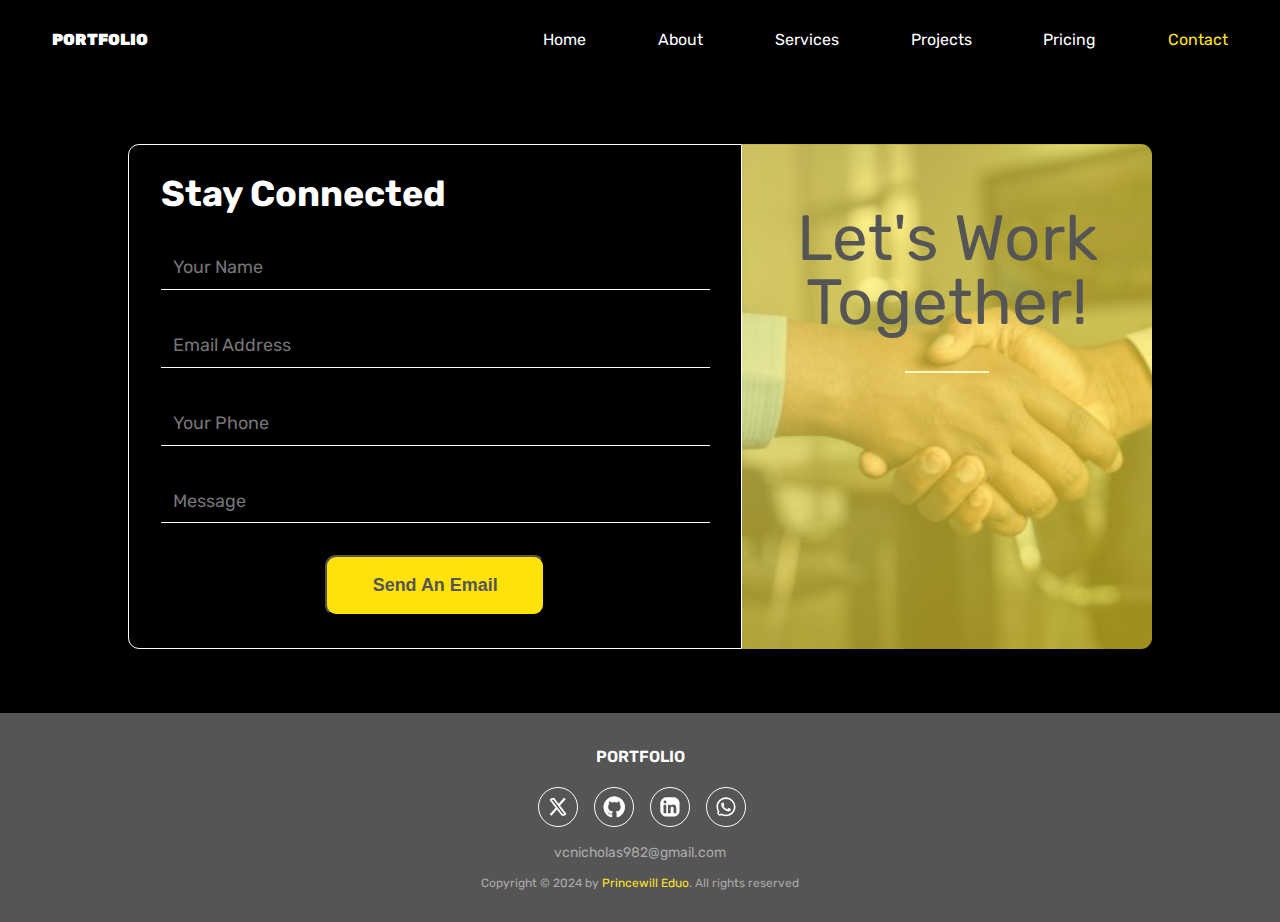
<file: contact.html>
<!DOCTYPE html>
<html lang="en">
  <head>
    <meta charset="UTF-8" />
    <meta name="viewport" content="width=device-width, initial-scale=1.0" />

    <link rel="preconnect" href="https://fonts.googleapis.com" />
    <link rel="preconnect" href="https://fonts.gstatic.com" crossorigin />
    <link
      href="https://fonts.googleapis.com/css2?family=Rubik:ital,wght@0,300..900;1,300..900&display=swap"
      rel="stylesheet"
    />
    <link rel="stylesheet" href="css/styles.css" />
    <link rel="stylesheet" href="css/general.css" />
    <link rel="stylesheet" href="css/transition.css" />
    <link rel="stylesheet" href="css/queries.css" />

    <script defer src="activepage.js"></script>
    <title>Portfolio</title>
  </head>
  <body>
    <header class="header">
      <div>
        <a href="#" class="logo"><b>Portfolio</b></a>
      </div>
      <nav class="main-nav">
        <ul class="nav-link-box unordered-list">
          <li><a href="index.html" class="nav-link">Home</a></li>
          <li><a href="about.html" class="nav-link">About</a></li>
          <li>
            <a href="services.html" class="nav-link">Services</a>
          </li>
          <li><a href="projects.html" class="nav-link">Projects</a></li>
          <li><a href="pricing.html" class="nav-link">Pricing</a></li>
          <li><a href="contact.html" class="nav-link">Contact</a></li>
        </ul>
      </nav>

      <button class="btn-mobile-nav">
        <svg
          xmlns="http://www.w3.org/2000/svg"
          class="icon-mobile-nav menu-btn"
          viewBox="0 0 512 512"
        >
          <path
            fill="none"
            stroke="currentColor"
            stroke-linecap="round"
            stroke-miterlimit="10"
            stroke-width="32"
            d="M80 160h352M80 256h352M80 352h352"
          />
        </svg>

        <svg
          xmlns="http://www.w3.org/2000/svg"
          class="icon-mobile-nav close-btn"
          viewBox="0 0 512 512"
        >
          <path
            fill="none"
            stroke="currentColor"
            stroke-linecap="round"
            stroke-linejoin="round"
            stroke-width="32"
            d="M368 368L144 144M368 144L144 368"
          />
        </svg>
      </button>
    </header>

    <section class="section-contact">
      <div class="contact-text-box">
        <h2 class="secondary-heading">Stay Connected</h2>

        <form class="contact-form" name="hire-me" netlify>
          <div>
            <!-- <label for="full-name">Full Name</label> -->
            <input
              type="text"
              id="full-name"
              placeholder="Your Name"
              name="full-name"
              required
            />
          </div>
          <div>
            <!-- <label for="email">Email Address</label> -->
            <input
              type="email"
              id="email"
              placeholder="Email Address"
              name="email"
              required
            />
          </div>
          <div>
            <!-- <label for="number">Phone Number</label> -->
            <input
              type="tel"
              id="number"
              placeholder="Your Phone"
              name="number"
              required
            />
          </div>
          <div>
            <!-- <label for="number">Phone Number</label> -->
            <input
              type="text"
              id="text"
              placeholder="Message"
              name="text"
              required
            />
          </div>

          <button class="contact-btn">Send An Email</button>
        </form>
      </div>
      <div
        class="contact-img-box sticky-nav-point"
        role="img"
        aria-label="partnership"
      >
        <p>Let's Work Together!</p>
      </div>
    </section>

    <footer>
      <div class="logo">Portfolio</div>
      <div class="socials">
        <a
          href=" https://x.com/VictorNich29059?t=hY8-RHU_Jg7SpcKLvsJlyQ&s=09"
          class="social-link"
        >
          <svg
            viewBox="0 0 24 24"
            aria-hidden="true"
            class="social-icon chat twitter-icon"
          >
            <g>
              <path
                d="M18.244 2.25h3.308l-7.227 8.26 8.502 11.24H16.17l-5.214-6.817L4.99 21.75H1.68l7.73-8.835L1.254 2.25H8.08l4.713 6.231zm-1.161 17.52h1.833L7.084 4.126H5.117z"
              ></path>
            </g>
          </svg>
        </a>
        <a href="https://github.com/Vcnicholas" class="social-link">
          <svg
            height="32"
            aria-hidden="true"
            viewBox="0 0 24 24"
            version="1.1"
            width="32"
            data-view-component="true"
            class="social-icon chat"
          >
            <path
              d="M12.5.75C6.146.75 1 5.896 1 12.25c0 5.089 3.292 9.387 7.863 10.91.575.101.79-.244.79-.546 0-.273-.014-1.178-.014-2.142-2.889.532-3.636-.704-3.866-1.35-.13-.331-.69-1.352-1.18-1.625-.402-.216-.977-.748-.014-.762.906-.014 1.553.834 1.769 1.179 1.035 1.74 2.688 1.25 3.349.948.1-.747.402-1.25.733-1.538-2.559-.287-5.232-1.279-5.232-5.678 0-1.25.445-2.285 1.178-3.09-.115-.288-.517-1.467.115-3.048 0 0 .963-.302 3.163 1.179.92-.259 1.897-.388 2.875-.388.977 0 1.955.13 2.875.388 2.2-1.495 3.162-1.179 3.162-1.179.633 1.581.23 2.76.115 3.048.733.805 1.179 1.825 1.179 3.09 0 4.413-2.688 5.39-5.247 5.678.417.36.776 1.05.776 2.128 0 1.538-.014 2.774-.014 3.162 0 .302.216.662.79.547C20.709 21.637 24 17.324 24 12.25 24 5.896 18.854.75 12.5.75Z"
            ></path>
          </svg>
        </a>
        <a
          href="https://www.linkedin.com/in/victor-nicholas-679aab2b1"
          class="social-link"
        >
          <svg
            xmlns="http://www.w3.org/2000/svg"
            class="social-icon chat"
            viewBox="0 0 512 512"
          >
            <path
              d="M444.17 32H70.28C49.85 32 32 46.7 32 66.89v374.72C32 461.91 49.85 480 70.28 480h373.78c20.54 0 35.94-18.21 35.94-38.39V66.89C480.12 46.7 464.6 32 444.17 32zm-273.3 373.43h-64.18V205.88h64.18zM141 175.54h-.46c-20.54 0-33.84-15.29-33.84-34.43 0-19.49 13.65-34.42 34.65-34.42s33.85 14.82 34.31 34.42c-.01 19.14-13.31 34.43-34.66 34.43zm264.43 229.89h-64.18V296.32c0-26.14-9.34-44-32.56-44-17.74 0-28.24 12-32.91 23.69-1.75 4.2-2.22 9.92-2.22 15.76v113.66h-64.18V205.88h64.18v27.77c9.34-13.3 23.93-32.44 57.88-32.44 42.13 0 74 27.77 74 87.64z"
            />
          </svg>
        </a>
        <a href="http://Wa.me/2349027989249" class="social-link">
          <svg
            xmlns="http://www.w3.org/2000/svg"
            class="social-icon chat"
            viewBox="0 0 512 512"
          >
            <path
              d="M414.73 97.1A222.14 222.14 0 00256.94 32C134 32 33.92 131.58 33.87 254a220.61 220.61 0 0029.78 111L32 480l118.25-30.87a223.63 223.63 0 00106.6 27h.09c122.93 0 223-99.59 223.06-222A220.18 220.18 0 00414.73 97.1zM256.94 438.66h-.08a185.75 185.75 0 01-94.36-25.72l-6.77-4-70.17 18.32 18.73-68.09-4.41-7A183.46 183.46 0 0171.53 254c0-101.73 83.21-184.5 185.48-184.5a185 185 0 01185.33 184.64c-.04 101.74-83.21 184.52-185.4 184.52zm101.69-138.19c-5.57-2.78-33-16.2-38.08-18.05s-8.83-2.78-12.54 2.78-14.4 18-17.65 21.75-6.5 4.16-12.07 1.38-23.54-8.63-44.83-27.53c-16.57-14.71-27.75-32.87-31-38.42s-.35-8.56 2.44-11.32c2.51-2.49 5.57-6.48 8.36-9.72s3.72-5.56 5.57-9.26.93-6.94-.46-9.71-12.54-30.08-17.18-41.19c-4.53-10.82-9.12-9.35-12.54-9.52-3.25-.16-7-.2-10.69-.2a20.53 20.53 0 00-14.86 6.94c-5.11 5.56-19.51 19-19.51 46.28s20 53.68 22.76 57.38 39.3 59.73 95.21 83.76a323.11 323.11 0 0031.78 11.68c13.35 4.22 25.5 3.63 35.1 2.2 10.71-1.59 33-13.42 37.63-26.38s4.64-24.06 3.25-26.37-5.11-3.71-10.69-6.48z"
              fill-rule="evenodd"
            />
          </svg>
        </a>
      </div>
      <div style="color: #aaa; font-size: 1.2rem">
        <a
          href="https://vcnicholas982@gmail.com"
          class="reach-out-link reach-out-contact-link"
          >vcnicholas982@gmail.com</a
        >
      </div>
      <div class="copy-right">
        Copyright &copy; <span class="year">2024</span> by
        <a
          href="https://x.com/Eduo_Prince?t=WI8PusMv91r1adSlmNsFCw&s=09
        "
          >Princewill Eduo</a
        >. All rights reserved
      </div>
    </footer>
  </body>
</html>
</file>
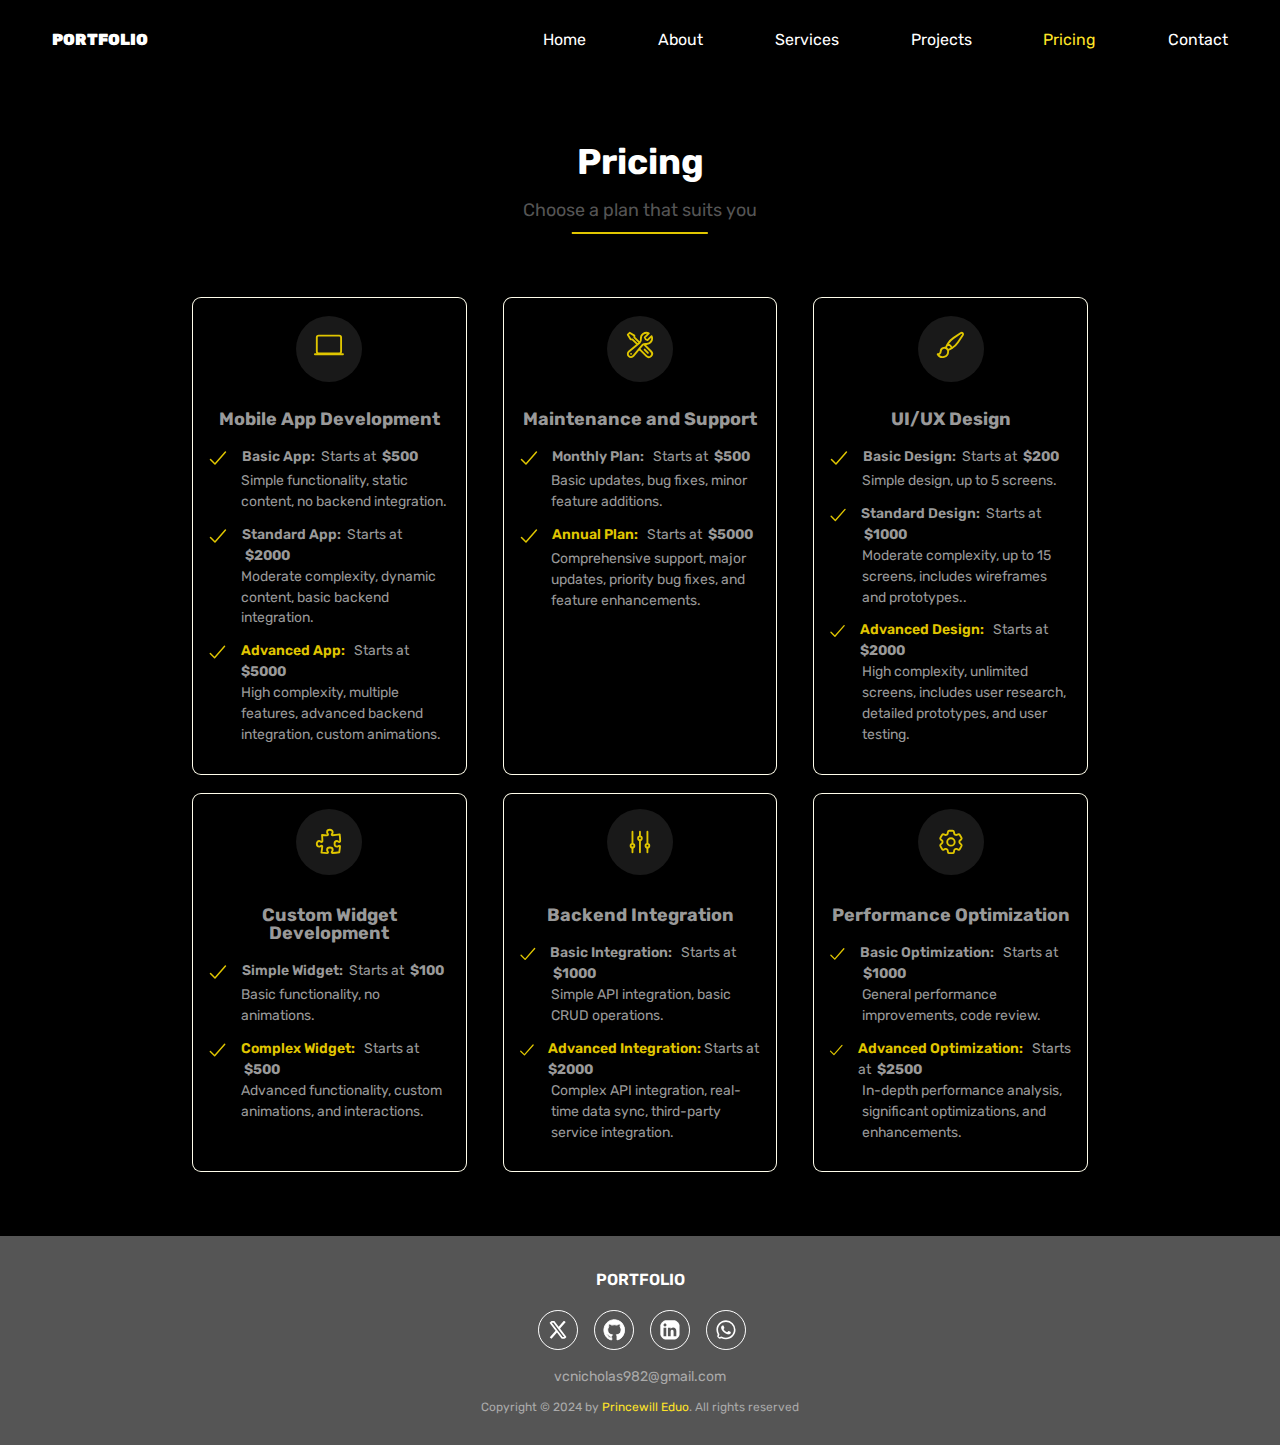
<file: pricing.html>
<!DOCTYPE html>
<html lang="en">
  <head>
    <meta charset="UTF-8" />
    <meta name="viewport" content="width=device-width, initial-scale=1.0" />

    <link rel="preconnect" href="https://fonts.googleapis.com" />
    <link rel="preconnect" href="https://fonts.gstatic.com" crossorigin />
    <link
      href="https://fonts.googleapis.com/css2?family=Rubik:ital,wght@0,300..900;1,300..900&display=swap"
      rel="stylesheet"
    />
    <link rel="stylesheet" href="css/styles.css" />
    <link rel="stylesheet" href="css/general.css" />
    <link rel="stylesheet" href="css/transition.css" />
    <link rel="stylesheet" href="css/queries.css" />

    <script defer src="activepage.js"></script>
    <title>Portfolio</title>
  </head>
  <body>
    <header class="header">
      <div>
        <a href="#" class="logo"><b>Portfolio</b></a>
      </div>
      <nav class="main-nav">
        <ul class="nav-link-box unordered-list">
          <li><a href="index.html" class="nav-link">Home</a></li>
          <li><a href="about.html" class="nav-link">About</a></li>
          <li>
            <a href="services.html" class="nav-link">Services</a>
          </li>
          <li><a href="projects.html" class="nav-link">Projects</a></li>
          <li><a href="pricing.html" class="nav-link">Pricing</a></li>
          <li><a href="contact.html" class="nav-link">Contact</a></li>
        </ul>
      </nav>

      <button class="btn-mobile-nav">
        <svg
          xmlns="http://www.w3.org/2000/svg"
          class="icon-mobile-nav menu-btn"
          viewBox="0 0 512 512"
        >
          <path
            fill="none"
            stroke="currentColor"
            stroke-linecap="round"
            stroke-miterlimit="10"
            stroke-width="32"
            d="M80 160h352M80 256h352M80 352h352"
          />
        </svg>

        <svg
          xmlns="http://www.w3.org/2000/svg"
          class="icon-mobile-nav close-btn"
          viewBox="0 0 512 512"
        >
          <path
            fill="none"
            stroke="currentColor"
            stroke-linecap="round"
            stroke-linejoin="round"
            stroke-width="32"
            d="M368 368L144 144M368 144L144 368"
          />
        </svg>
      </button>
    </header>

    <section class="section-pricing">
      <div class="section-pricing-header sticky-nav-point">
        <h2 class="secondary-heading">Pricing</h2>
        <p class="pricing-text">Choose a plan that suits you</p>
      </div>
      <div class="grid-3-cols grid-project services grid-pricing">
        <div class="service-exp">
          <ul>
            <li class="pricing-icon-row">
              <svg
                xmlns="http://www.w3.org/2000/svg"
                class="service-icon"
                viewBox="0 0 512 512"
              >
                <rect
                  x="48"
                  y="96"
                  width="416"
                  height="304"
                  rx="32.14"
                  ry="32.14"
                  fill="none"
                  stroke="currentColor"
                  stroke-linejoin="round"
                  stroke-width="32"
                />
                <path
                  stroke="currentColor"
                  stroke-linecap="round"
                  stroke-miterlimit="10"
                  stroke-width="32"
                  d="M16 416h480"
                />
              </svg>
            </li>
            <li style="color: #999" class="pricing-heading">
              <b>Mobile App Development</b>
            </li>
            <li style="color: #999">
              <div class="pricing-div">
                <span class="pricing-flex">
                  <svg
                    xmlns="http://www.w3.org/2000/svg"
                    class="pricing-list-icon"
                    viewBox="0 0 512 512"
                  >
                    <path
                      fill="none"
                      stroke="currentColor"
                      stroke-linecap="round"
                      stroke-linejoin="round"
                      stroke-width="32"
                      d="M416 128L192 384l-96-96"
                    ></path>
                  </svg>
                  <span class="pricing-advanced">
                    <span class="pricing-topic">Basic App:</span> &nbsp;Starts
                    at &nbsp;<strong>$500</strong>
                  </span>
                </span>
                <p>
                  Simple functionality, static content, no backend integration.
                </p>
              </div>
              <div class="pricing-div">
                <span class="pricing-flex">
                  <svg
                    xmlns="http://www.w3.org/2000/svg"
                    class="pricing-list-icon"
                    viewBox="0 0 512 512"
                  >
                    <path
                      fill="none"
                      stroke="currentColor"
                      stroke-linecap="round"
                      stroke-linejoin="round"
                      stroke-width="32"
                      d="M416 128L192 384l-96-96"
                    ></path>
                  </svg>
                  <span class="pricing-advanced">
                    <span class="pricing-topic">Standard App:</span>&nbsp;
                    Starts at &nbsp;<strong>$2000</strong>
                  </span>
                </span>
                <p>
                  Moderate complexity, dynamic content, basic backend
                  integration.
                </p>
              </div>
              <div class="pricing-div">
                <span class="pricing-flex">
                  <svg
                    xmlns="http://www.w3.org/2000/svg"
                    class="pricing-list-icon"
                    viewBox="0 0 512 512"
                  >
                    <path
                      fill="none"
                      stroke="currentColor"
                      stroke-linecap="round"
                      stroke-linejoin="round"
                      stroke-width="32"
                      d="M416 128L192 384l-96-96"
                    ></path>
                  </svg>
                  <span class="pricing-advanced">
                    <span class="pricing-topic pricing-emphasis"
                      >Advanced App:</span
                    >
                    &nbsp; Starts at &nbsp;
                    <strong>$5000</strong>
                  </span>
                </span>
                <p>
                  High complexity, multiple features, advanced backend
                  integration, custom animations.
                </p>
              </div>
            </li>
          </ul>
        </div>
        <div class="service-exp">
          <ul>
            <li class="pricing-icon-row">
              <svg
                xmlns="http://www.w3.org/2000/svg"
                fill="none"
                viewBox="0 0 24 24"
                stroke-width="1.5"
                stroke="currentColor"
                class="service-icon"
              >
                <path
                  stroke-linecap="round"
                  stroke-linejoin="round"
                  d="M9.53 16.122a3 3 0 0 0-5.78 1.128 2.25 2.25 0 0 1-2.4 2.245 4.5 4.5 0 0 0 8.4-2.245c0-.399-.078-.78-.22-1.128Zm0 0a15.998 15.998 0 0 0 3.388-1.62m-5.043-.025a15.994 15.994 0 0 1 1.622-3.395m3.42 3.42a15.995 15.995 0 0 0 4.764-4.648l3.876-5.814a1.151 1.151 0 0 0-1.597-1.597L14.146 6.32a15.996 15.996 0 0 0-4.649 4.763m3.42 3.42a6.776 6.776 0 0 0-3.42-3.42"
                />
              </svg>
            </li>
            <li style="color: #999" class="pricing-heading">
              <b>UI/UX Design</b>
            </li>
            <li style="color: #999">
              <div class="pricing-div">
                <span class="pricing-flex">
                  <svg
                    xmlns="http://www.w3.org/2000/svg"
                    class="pricing-list-icon"
                    viewBox="0 0 512 512"
                  >
                    <path
                      fill="none"
                      stroke="currentColor"
                      stroke-linecap="round"
                      stroke-linejoin="round"
                      stroke-width="32"
                      d="M416 128L192 384l-96-96"
                    ></path>
                  </svg>
                  <span class="pricing-advanced">
                    <span class="pricing-topic">Basic Design:</span>&nbsp;
                    Starts at &nbsp;<strong>$200</strong>
                  </span>
                </span>
                <p>Simple design, up to 5 screens.</p>
              </div>
              <div class="pricing-div">
                <span class="pricing-flex">
                  <svg
                    xmlns="http://www.w3.org/2000/svg"
                    class="pricing-list-icon"
                    viewBox="0 0 512 512"
                  >
                    <path
                      fill="none"
                      stroke="currentColor"
                      stroke-linecap="round"
                      stroke-linejoin="round"
                      stroke-width="32"
                      d="M416 128L192 384l-96-96"
                    ></path>
                  </svg>
                  <span class="pricing-advanced">
                    <span class="pricing-topic">Standard Design:</span>&nbsp;
                    Starts at &nbsp;<strong>$1000</strong>
                  </span>
                </span>
                <p>
                  Moderate complexity, up to 15 screens, includes wireframes and
                  prototypes..
                </p>
              </div>
              <div class="pricing-div">
                <span class="pricing-flex">
                  <svg
                    xmlns="http://www.w3.org/2000/svg"
                    class="pricing-list-icon"
                    viewBox="0 0 512 512"
                  >
                    <path
                      fill="none"
                      stroke="currentColor"
                      stroke-linecap="round"
                      stroke-linejoin="round"
                      stroke-width="32"
                      d="M416 128L192 384l-96-96"
                    ></path>
                  </svg>
                  <span class="pricing-advanced">
                    <span class="pricing-topic pricing-emphasis"
                      >Advanced Design:</span
                    >
                    &nbsp; Starts at &nbsp;
                    <strong>$2000</strong>
                  </span>
                </span>
                <p>
                  High complexity, unlimited screens, includes user research,
                  detailed prototypes, and user testing.
                </p>
              </div>
            </li>
          </ul>
        </div>
        <div class="service-exp">
          <ul>
            <li class="pricing-small-content pricing-icon-row">
              <svg
                xmlns="http://www.w3.org/2000/svg"
                fill="none"
                viewBox="0 0 24 24"
                stroke-width="1.5"
                stroke="currentColor"
                class="service-icon"
              >
                <path
                  stroke-linecap="round"
                  stroke-linejoin="round"
                  d="M14.25 6.087c0-.355.186-.676.401-.959.221-.29.349-.634.349-1.003 0-1.036-1.007-1.875-2.25-1.875s-2.25.84-2.25 1.875c0 .369.128.713.349 1.003.215.283.401.604.401.959v0a.64.64 0 0 1-.657.643 48.39 48.39 0 0 1-4.163-.3c.186 1.613.293 3.25.315 4.907a.656.656 0 0 1-.658.663v0c-.355 0-.676-.186-.959-.401a1.647 1.647 0 0 0-1.003-.349c-1.036 0-1.875 1.007-1.875 2.25s.84 2.25 1.875 2.25c.369 0 .713-.128 1.003-.349.283-.215.604-.401.959-.401v0c.31 0 .555.26.532.57a48.039 48.039 0 0 1-.642 5.056c1.518.19 3.058.309 4.616.354a.64.64 0 0 0 .657-.643v0c0-.355-.186-.676-.401-.959a1.647 1.647 0 0 1-.349-1.003c0-1.035 1.008-1.875 2.25-1.875 1.243 0 2.25.84 2.25 1.875 0 .369-.128.713-.349 1.003-.215.283-.4.604-.4.959v0c0 .333.277.599.61.58a48.1 48.1 0 0 0 5.427-.63 48.05 48.05 0 0 0 .582-4.717.532.532 0 0 0-.533-.57v0c-.355 0-.676.186-.959.401-.29.221-.634.349-1.003.349-1.035 0-1.875-1.007-1.875-2.25s.84-2.25 1.875-2.25c.37 0 .713.128 1.003.349.283.215.604.401.96.401v0a.656.656 0 0 0 .658-.663 48.422 48.422 0 0 0-.37-5.36c-1.886.342-3.81.574-5.766.689a.578.578 0 0 1-.61-.58v0Z"
                />
              </svg>
            </li>
            <li style="color: #999" class="pricing-heading">
              <b>Custom Widget Development</b>
            </li>
            <li style="color: #999">
              <div class="pricing-div">
                <span class="pricing-flex">
                  <svg
                    xmlns="http://www.w3.org/2000/svg"
                    class="pricing-list-icon"
                    viewBox="0 0 512 512"
                  >
                    <path
                      fill="none"
                      stroke="currentColor"
                      stroke-linecap="round"
                      stroke-linejoin="round"
                      stroke-width="32"
                      d="M416 128L192 384l-96-96"
                    ></path>
                  </svg>
                  <span class="pricing-advanced">
                    <span class="pricing-topic">Simple Widget:</span>&nbsp;
                    Starts at &nbsp;<strong>$100</strong>
                  </span>
                </span>
                <p>Basic functionality, no animations.</p>
              </div>
              <div class="pricing-div">
                <span class="pricing-flex">
                  <svg
                    xmlns="http://www.w3.org/2000/svg"
                    class="pricing-list-icon"
                    viewBox="0 0 512 512"
                  >
                    <path
                      fill="none"
                      stroke="currentColor"
                      stroke-linecap="round"
                      stroke-linejoin="round"
                      stroke-width="32"
                      d="M416 128L192 384l-96-96"
                    ></path>
                  </svg>
                  <span class="pricing-advanced">
                    <span class="pricing-topic pricing-emphasis"
                      >Complex Widget:</span
                    >
                    &nbsp; Starts at &nbsp;<strong>$500</strong>
                  </span>
                </span>
                <p>
                  Advanced functionality, custom animations, and interactions.
                </p>
              </div>
            </li>
          </ul>
        </div>
        <div class="service-exp">
          <ul>
            <li class="pricing-small-content pricing-icon-row">
              <svg
                xmlns="http://www.w3.org/2000/svg"
                fill="none"
                viewBox="0 0 24 24"
                stroke-width="1.5"
                stroke="currentColor"
                class="service-icon"
              >
                <path
                  stroke-linecap="round"
                  stroke-linejoin="round"
                  d="M6 13.5V3.75m0 9.75a1.5 1.5 0 0 1 0 3m0-3a1.5 1.5 0 0 0 0 3m0 3.75V16.5m12-3V3.75m0 9.75a1.5 1.5 0 0 1 0 3m0-3a1.5 1.5 0 0 0 0 3m0 3.75V16.5m-6-9V3.75m0 3.75a1.5 1.5 0 0 1 0 3m0-3a1.5 1.5 0 0 0 0 3m0 9.75V10.5"
                />
              </svg>
            </li>
            <li style="color: #999" class="pricing-heading">
              <b>Backend Integration</b>
            </li>
            <li style="color: #999">
              <div class="pricing-div">
                <span class="pricing-flex">
                  <svg
                    xmlns="http://www.w3.org/2000/svg"
                    class="pricing-list-icon"
                    viewBox="0 0 512 512"
                  >
                    <path
                      fill="none"
                      stroke="currentColor"
                      stroke-linecap="round"
                      stroke-linejoin="round"
                      stroke-width="32"
                      d="M416 128L192 384l-96-96"
                    ></path>
                  </svg>
                  <span class="pricing-advanced">
                    <span class="pricing-topic">Basic Integration:</span> &nbsp;
                    Starts at &nbsp;<strong>$1000</strong>
                  </span>
                </span>
                <p>Simple API integration, basic CRUD operations.</p>
              </div>
              <div class="pricing-div">
                <span class="pricing-flex">
                  <svg
                    xmlns="http://www.w3.org/2000/svg"
                    class="pricing-list-icon"
                    viewBox="0 0 512 512"
                  >
                    <path
                      fill="none"
                      stroke="currentColor"
                      stroke-linecap="round"
                      stroke-linejoin="round"
                      stroke-width="32"
                      d="M416 128L192 384l-96-96"
                    ></path>
                  </svg>
                  <span class="pricing-advanced">
                    <span class="pricing-topic pricing-emphasis"
                      >Advanced Integration:</span
                    >
                    Starts at <strong>$2000</strong>
                  </span>
                </span>
                <p>
                  Complex API integration, real-time data sync, third-party
                  service integration.
                </p>
              </div>
            </li>
          </ul>
        </div>
        <div class="service-exp">
          <ul>
            <li class="pricing-small-content pricing-icon-row">
              <svg
                xmlns="http://www.w3.org/2000/svg"
                fill="none"
                viewBox="0 0 24 24"
                stroke-width="1.5"
                stroke="currentColor"
                class="service-icon"
              >
                <path
                  stroke-linecap="round"
                  stroke-linejoin="round"
                  d="M9.594 3.94c.09-.542.56-.94 1.11-.94h2.593c.55 0 1.02.398 1.11.94l.213 1.281c.063.374.313.686.645.87.074.04.147.083.22.127.325.196.72.257 1.075.124l1.217-.456a1.125 1.125 0 0 1 1.37.49l1.296 2.247a1.125 1.125 0 0 1-.26 1.431l-1.003.827c-.293.241-.438.613-.43.992a7.723 7.723 0 0 1 0 .255c-.008.378.137.75.43.991l1.004.827c.424.35.534.955.26 1.43l-1.298 2.247a1.125 1.125 0 0 1-1.369.491l-1.217-.456c-.355-.133-.75-.072-1.076.124a6.47 6.47 0 0 1-.22.128c-.331.183-.581.495-.644.869l-.213 1.281c-.09.543-.56.94-1.11.94h-2.594c-.55 0-1.019-.398-1.11-.94l-.213-1.281c-.062-.374-.312-.686-.644-.87a6.52 6.52 0 0 1-.22-.127c-.325-.196-.72-.257-1.076-.124l-1.217.456a1.125 1.125 0 0 1-1.369-.49l-1.297-2.247a1.125 1.125 0 0 1 .26-1.431l1.004-.827c.292-.24.437-.613.43-.991a6.932 6.932 0 0 1 0-.255c.007-.38-.138-.751-.43-.992l-1.004-.827a1.125 1.125 0 0 1-.26-1.43l1.297-2.247a1.125 1.125 0 0 1 1.37-.491l1.216.456c.356.133.751.072 1.076-.124.072-.044.146-.086.22-.128.332-.183.582-.495.644-.869l.214-1.28Z"
                />
                <path
                  stroke-linecap="round"
                  stroke-linejoin="round"
                  d="M15 12a3 3 0 1 1-6 0 3 3 0 0 1 6 0Z"
                />
              </svg>
            </li>
            <li style="color: #999" class="pricing-heading">
              <b>Performance Optimization</b>
            </li>
            <li style="color: #999">
              <div class="pricing-div">
                <span class="pricing-flex">
                  <svg
                    xmlns="http://www.w3.org/2000/svg"
                    class="pricing-list-icon"
                    viewBox="0 0 512 512"
                  >
                    <path
                      fill="none"
                      stroke="currentColor"
                      stroke-linecap="round"
                      stroke-linejoin="round"
                      stroke-width="32"
                      d="M416 128L192 384l-96-96"
                    ></path>
                  </svg>
                  <span class="pricing-advanced">
                    <span class="pricing-topic">Basic Optimization:</span>
                    &nbsp; Starts at &nbsp;<strong>$1000</strong>
                  </span>
                </span>
                <p>General performance improvements, code review.</p>
              </div>
              <div class="pricing-div">
                <span class="pricing-flex">
                  <svg
                    xmlns="http://www.w3.org/2000/svg"
                    class="pricing-list-icon"
                    viewBox="0 0 512 512"
                  >
                    <path
                      fill="none"
                      stroke="currentColor"
                      stroke-linecap="round"
                      stroke-linejoin="round"
                      stroke-width="32"
                      d="M416 128L192 384l-96-96"
                    ></path>
                  </svg>
                  <span class="pricing-advanced">
                    <span class="pricing-topic pricing-emphasis"
                      >Advanced Optimization:
                    </span>
                    &nbsp; Starts at &nbsp;<strong>$2500</strong>
                  </span>
                </span>
                <p>
                  In-depth performance analysis, significant optimizations, and
                  enhancements.
                </p>
              </div>
            </li>
          </ul>
        </div>

        <div class="service-exp pricing-grid-replace">
          <ul>
            <li class="pricing-icon-row">
              <svg
                xmlns="http://www.w3.org/2000/svg"
                fill="none"
                viewBox="0 0 24 24"
                stroke-width="1.5"
                stroke="currentColor"
                class="service-icon"
              >
                <path
                  stroke-linecap="round"
                  stroke-linejoin="round"
                  d="M11.42 15.17 17.25 21A2.652 2.652 0 0 0 21 17.25l-5.877-5.877M11.42 15.17l2.496-3.03c.317-.384.74-.626 1.208-.766M11.42 15.17l-4.655 5.653a2.548 2.548 0 1 1-3.586-3.586l6.837-5.63m5.108-.233c.55-.164 1.163-.188 1.743-.14a4.5 4.5 0 0 0 4.486-6.336l-3.276 3.277a3.004 3.004 0 0 1-2.25-2.25l3.276-3.276a4.5 4.5 0 0 0-6.336 4.486c.091 1.076-.071 2.264-.904 2.95l-.102.085m-1.745 1.437L5.909 7.5H4.5L2.25 3.75l1.5-1.5L7.5 4.5v1.409l4.26 4.26m-1.745 1.437 1.745-1.437m6.615 8.206L15.75 15.75M4.867 19.125h.008v.008h-.008v-.008Z"
                />
              </svg>
            </li>
            <li style="color: #999" class="pricing-heading">
              <b>Maintenance and Support</b>
            </li>
            <li style="color: #999">
              <div class="pricing-div">
                <span class="pricing-flex">
                  <svg
                    xmlns="http://www.w3.org/2000/svg"
                    class="pricing-list-icon"
                    viewBox="0 0 512 512"
                  >
                    <path
                      fill="none"
                      stroke="currentColor"
                      stroke-linecap="round"
                      stroke-linejoin="round"
                      stroke-width="32"
                      d="M416 128L192 384l-96-96"
                    ></path>
                  </svg>
                  <span class="pricing-advanced">
                    <span class="pricing-topic">Monthly Plan:</span> &nbsp;
                    Starts at &nbsp;<strong>$500</strong>
                  </span>
                </span>
                <p>Basic updates, bug fixes, minor feature additions.</p>
              </div>
              <div class="pricing-div">
                <span class="pricing-flex">
                  <svg
                    xmlns="http://www.w3.org/2000/svg"
                    class="pricing-list-icon"
                    viewBox="0 0 512 512"
                  >
                    <path
                      fill="none"
                      stroke="currentColor"
                      stroke-linecap="round"
                      stroke-linejoin="round"
                      stroke-width="32"
                      d="M416 128L192 384l-96-96"
                    ></path>
                  </svg>
                  <span class="pricing-advanced">
                    <span class="pricing-topic pricing-emphasis"
                      >Annual Plan:</span
                    >
                    &nbsp; Starts at &nbsp;<strong>$5000</strong>
                  </span>
                </span>
                <p>
                  Comprehensive support, major updates, priority bug fixes, and
                  feature enhancements.
                </p>
              </div>
            </li>
          </ul>
        </div>
      </div>
    </section>

    <footer>
      <div class="logo">Portfolio</div>
      <div class="socials">
        <a
          href=" https://x.com/VictorNich29059?t=hY8-RHU_Jg7SpcKLvsJlyQ&s=09"
          class="social-link"
        >
          <svg
            viewBox="0 0 24 24"
            aria-hidden="true"
            class="social-icon chat twitter-icon"
          >
            <g>
              <path
                d="M18.244 2.25h3.308l-7.227 8.26 8.502 11.24H16.17l-5.214-6.817L4.99 21.75H1.68l7.73-8.835L1.254 2.25H8.08l4.713 6.231zm-1.161 17.52h1.833L7.084 4.126H5.117z"
              ></path>
            </g>
          </svg>
        </a>
        <a href="https://github.com/Vcnicholas" class="social-link">
          <svg
            height="32"
            aria-hidden="true"
            viewBox="0 0 24 24"
            version="1.1"
            width="32"
            data-view-component="true"
            class="social-icon chat"
          >
            <path
              d="M12.5.75C6.146.75 1 5.896 1 12.25c0 5.089 3.292 9.387 7.863 10.91.575.101.79-.244.79-.546 0-.273-.014-1.178-.014-2.142-2.889.532-3.636-.704-3.866-1.35-.13-.331-.69-1.352-1.18-1.625-.402-.216-.977-.748-.014-.762.906-.014 1.553.834 1.769 1.179 1.035 1.74 2.688 1.25 3.349.948.1-.747.402-1.25.733-1.538-2.559-.287-5.232-1.279-5.232-5.678 0-1.25.445-2.285 1.178-3.09-.115-.288-.517-1.467.115-3.048 0 0 .963-.302 3.163 1.179.92-.259 1.897-.388 2.875-.388.977 0 1.955.13 2.875.388 2.2-1.495 3.162-1.179 3.162-1.179.633 1.581.23 2.76.115 3.048.733.805 1.179 1.825 1.179 3.09 0 4.413-2.688 5.39-5.247 5.678.417.36.776 1.05.776 2.128 0 1.538-.014 2.774-.014 3.162 0 .302.216.662.79.547C20.709 21.637 24 17.324 24 12.25 24 5.896 18.854.75 12.5.75Z"
            ></path>
          </svg>
        </a>
        <a
          href="https://www.linkedin.com/in/victor-nicholas-679aab2b1"
          class="social-link"
        >
          <svg
            xmlns="http://www.w3.org/2000/svg"
            class="social-icon chat"
            viewBox="0 0 512 512"
          >
            <path
              d="M444.17 32H70.28C49.85 32 32 46.7 32 66.89v374.72C32 461.91 49.85 480 70.28 480h373.78c20.54 0 35.94-18.21 35.94-38.39V66.89C480.12 46.7 464.6 32 444.17 32zm-273.3 373.43h-64.18V205.88h64.18zM141 175.54h-.46c-20.54 0-33.84-15.29-33.84-34.43 0-19.49 13.65-34.42 34.65-34.42s33.85 14.82 34.31 34.42c-.01 19.14-13.31 34.43-34.66 34.43zm264.43 229.89h-64.18V296.32c0-26.14-9.34-44-32.56-44-17.74 0-28.24 12-32.91 23.69-1.75 4.2-2.22 9.92-2.22 15.76v113.66h-64.18V205.88h64.18v27.77c9.34-13.3 23.93-32.44 57.88-32.44 42.13 0 74 27.77 74 87.64z"
            />
          </svg>
        </a>
        <a href="http://Wa.me/2349027989249" class="social-link">
          <svg
            xmlns="http://www.w3.org/2000/svg"
            class="social-icon chat"
            viewBox="0 0 512 512"
          >
            <path
              d="M414.73 97.1A222.14 222.14 0 00256.94 32C134 32 33.92 131.58 33.87 254a220.61 220.61 0 0029.78 111L32 480l118.25-30.87a223.63 223.63 0 00106.6 27h.09c122.93 0 223-99.59 223.06-222A220.18 220.18 0 00414.73 97.1zM256.94 438.66h-.08a185.75 185.75 0 01-94.36-25.72l-6.77-4-70.17 18.32 18.73-68.09-4.41-7A183.46 183.46 0 0171.53 254c0-101.73 83.21-184.5 185.48-184.5a185 185 0 01185.33 184.64c-.04 101.74-83.21 184.52-185.4 184.52zm101.69-138.19c-5.57-2.78-33-16.2-38.08-18.05s-8.83-2.78-12.54 2.78-14.4 18-17.65 21.75-6.5 4.16-12.07 1.38-23.54-8.63-44.83-27.53c-16.57-14.71-27.75-32.87-31-38.42s-.35-8.56 2.44-11.32c2.51-2.49 5.57-6.48 8.36-9.72s3.72-5.56 5.57-9.26.93-6.94-.46-9.71-12.54-30.08-17.18-41.19c-4.53-10.82-9.12-9.35-12.54-9.52-3.25-.16-7-.2-10.69-.2a20.53 20.53 0 00-14.86 6.94c-5.11 5.56-19.51 19-19.51 46.28s20 53.68 22.76 57.38 39.3 59.73 95.21 83.76a323.11 323.11 0 0031.78 11.68c13.35 4.22 25.5 3.63 35.1 2.2 10.71-1.59 33-13.42 37.63-26.38s4.64-24.06 3.25-26.37-5.11-3.71-10.69-6.48z"
              fill-rule="evenodd"
            />
          </svg>
        </a>
      </div>
      <div style="color: #aaa; font-size: 1.2rem">
        <a
          href="https://vcnicholas982@gmail.com"
          class="reach-out-link reach-out-contact-link"
          >vcnicholas982@gmail.com</a
        >
      </div>
      <div class="copy-right">
        Copyright &copy; <span class="year">2024</span> by
        <a
          href="https://x.com/Eduo_Prince?t=WI8PusMv91r1adSlmNsFCw&s=09
        "
          >Princewill Eduo</a
        >. All rights reserved
      </div>
    </footer>
  </body>
</html>
</file>
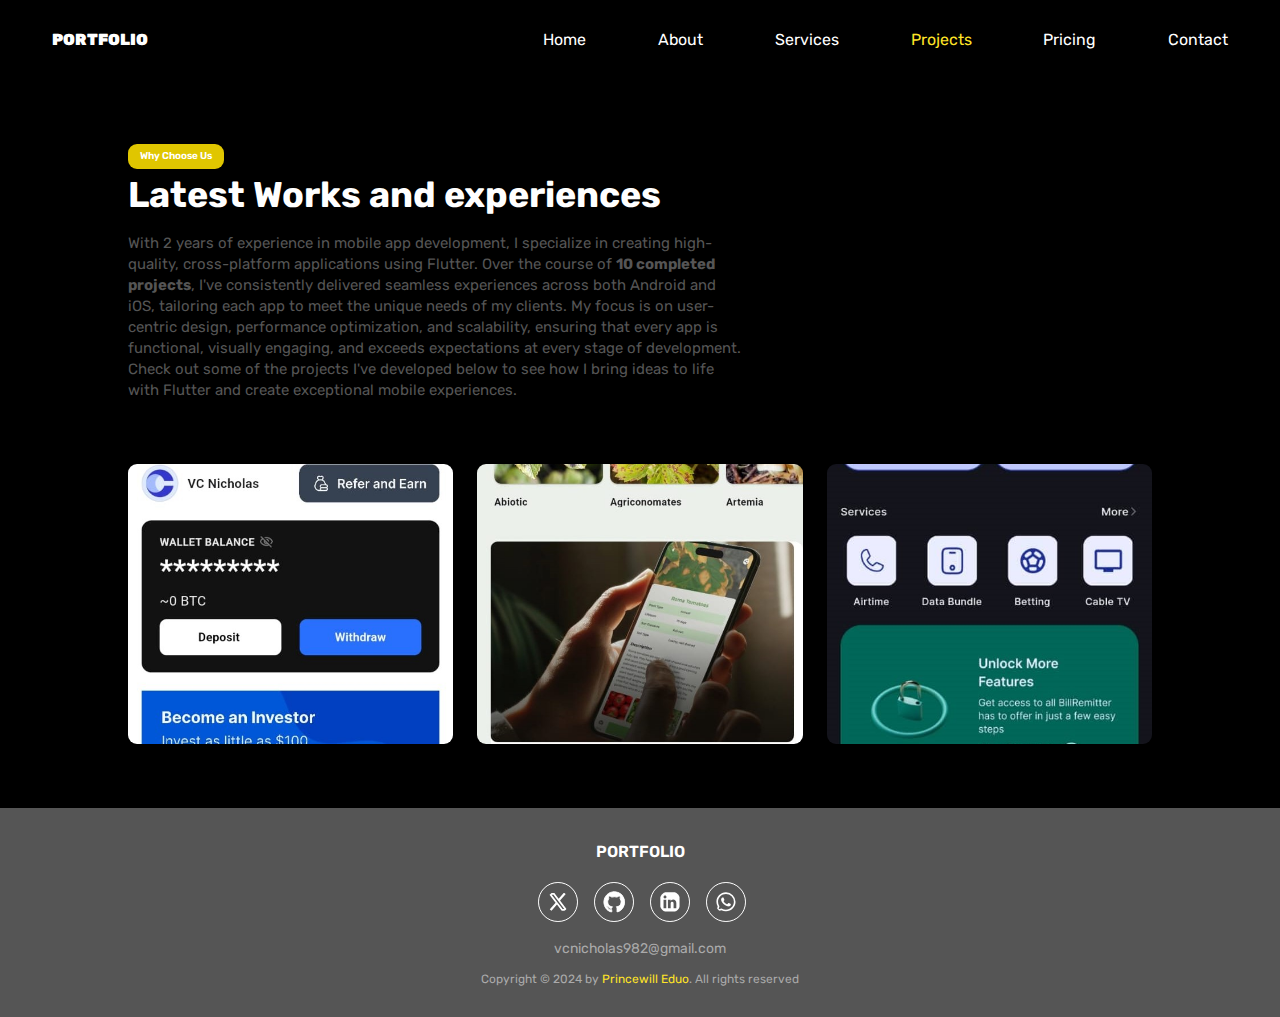
<file: projects.html>
<!DOCTYPE html>
<html lang="en">
  <head>
    <meta charset="UTF-8" />
    <meta name="viewport" content="width=device-width, initial-scale=1.0" />

    <link rel="preconnect" href="https://fonts.googleapis.com" />
    <link rel="preconnect" href="https://fonts.gstatic.com" crossorigin />
    <link
      href="https://fonts.googleapis.com/css2?family=Rubik:ital,wght@0,300..900;1,300..900&display=swap"
      rel="stylesheet"
    />
    <link rel="stylesheet" href="css/styles.css" />
    <link rel="stylesheet" href="css/general.css" />
    <link rel="stylesheet" href="css/transition.css" />
    <link rel="stylesheet" href="css/queries.css" />

    <script defer src="activepage.js"></script>
    <title>Portfolio</title>
  </head>
  <body>
    <header class="header">
      <div>
        <a href="#" class="logo"><b>Portfolio</b></a>
      </div>
      <nav class="main-nav">
        <ul class="nav-link-box unordered-list">
          <li><a href="index.html" class="nav-link">Home</a></li>
          <li><a href="about.html" class="nav-link">About</a></li>
          <li>
            <a href="services.html" class="nav-link">Services</a>
          </li>
          <li><a href="projects.html" class="nav-link">Projects</a></li>
          <li><a href="pricing.html" class="nav-link">Pricing</a></li>
          <li><a href="contact.html" class="nav-link">Contact</a></li>
        </ul>
      </nav>

      <button class="btn-mobile-nav">
        <svg
          xmlns="http://www.w3.org/2000/svg"
          class="icon-mobile-nav menu-btn"
          viewBox="0 0 512 512"
        >
          <path
            fill="none"
            stroke="currentColor"
            stroke-linecap="round"
            stroke-miterlimit="10"
            stroke-width="32"
            d="M80 160h352M80 256h352M80 352h352"
          />
        </svg>

        <svg
          xmlns="http://www.w3.org/2000/svg"
          class="icon-mobile-nav close-btn"
          viewBox="0 0 512 512"
        >
          <path
            fill="none"
            stroke="currentColor"
            stroke-linecap="round"
            stroke-linejoin="round"
            stroke-width="32"
            d="M368 368L144 144M368 144L144 368"
          />
        </svg>
      </button>
    </header>

    <section class="section-project">
      <div class="section-project-header sticky-nav-point">
        <div class="choose">Why Choose Us</div>
        <h2 class="secondary-heading">Latest Works and experiences</h2>
        <div class="service-text project-text">
          <p>
            With 2 years of experience in mobile app development, I specialize
            in creating high-quality, cross-platform applications using Flutter.
            Over the course of
            <strong>10 completed projects</strong>, I've consistently delivered
            seamless experiences across both Android and iOS, tailoring each app
            to meet the unique needs of my clients. My focus is on user-centric
            design, performance optimization, and scalability, ensuring that
            every app is functional, visually engaging, and exceeds expectations
            at every stage of development.
          </p>
          <p>
            Check out some of the projects I've developed below to see how I
            bring ideas to life with Flutter and create exceptional mobile
            experiences.
          </p>
        </div>
      </div>

      <div class="grid-3-cols grid-project">
        <div class="image">
          <img
            src="img/taskitly.jpg"
            alt="work"
            height="280px"
            class="project-img"
          />
          <div class="content">
            <p>
              <a href="/taskitly.html" class="project-link">Check me out</a>
            </p>
          </div>
        </div>
        <div class="image">
          <img
            src="img/agropro.jpg"
            alt="work"
            height="280px"
            class="project-img"
            style="object-position: center"
          />
          <div class="content">
            <p><a href="/agropro.html" class="project-link">Check me out</a></p>
          </div>
        </div>
        <div class="image">
          <img
            src="img/bill-remmiter.jpg"
            alt="work"
            height="280px"
            class="project-img"
            style="object-position: center"
          />
          <div class="content">
            <p>
              <a href="/bill-remitter.html" class="project-link"
                >Check me out</a
              >
            </p>
          </div>
        </div>
      </div>
    </section>

    <footer>
      <div class="logo">Portfolio</div>
      <div class="socials">
        <a
          href=" https://x.com/VictorNich29059?t=hY8-RHU_Jg7SpcKLvsJlyQ&s=09"
          class="social-link"
        >
          <svg
            viewBox="0 0 24 24"
            aria-hidden="true"
            class="social-icon chat twitter-icon"
          >
            <g>
              <path
                d="M18.244 2.25h3.308l-7.227 8.26 8.502 11.24H16.17l-5.214-6.817L4.99 21.75H1.68l7.73-8.835L1.254 2.25H8.08l4.713 6.231zm-1.161 17.52h1.833L7.084 4.126H5.117z"
              ></path>
            </g>
          </svg>
        </a>
        <a href="https://github.com/Vcnicholas" class="social-link">
          <svg
            height="32"
            aria-hidden="true"
            viewBox="0 0 24 24"
            version="1.1"
            width="32"
            data-view-component="true"
            class="social-icon chat"
          >
            <path
              d="M12.5.75C6.146.75 1 5.896 1 12.25c0 5.089 3.292 9.387 7.863 10.91.575.101.79-.244.79-.546 0-.273-.014-1.178-.014-2.142-2.889.532-3.636-.704-3.866-1.35-.13-.331-.69-1.352-1.18-1.625-.402-.216-.977-.748-.014-.762.906-.014 1.553.834 1.769 1.179 1.035 1.74 2.688 1.25 3.349.948.1-.747.402-1.25.733-1.538-2.559-.287-5.232-1.279-5.232-5.678 0-1.25.445-2.285 1.178-3.09-.115-.288-.517-1.467.115-3.048 0 0 .963-.302 3.163 1.179.92-.259 1.897-.388 2.875-.388.977 0 1.955.13 2.875.388 2.2-1.495 3.162-1.179 3.162-1.179.633 1.581.23 2.76.115 3.048.733.805 1.179 1.825 1.179 3.09 0 4.413-2.688 5.39-5.247 5.678.417.36.776 1.05.776 2.128 0 1.538-.014 2.774-.014 3.162 0 .302.216.662.79.547C20.709 21.637 24 17.324 24 12.25 24 5.896 18.854.75 12.5.75Z"
            ></path>
          </svg>
        </a>
        <a
          href="https://www.linkedin.com/in/victor-nicholas-679aab2b1"
          class="social-link"
        >
          <svg
            xmlns="http://www.w3.org/2000/svg"
            class="social-icon chat"
            viewBox="0 0 512 512"
          >
            <path
              d="M444.17 32H70.28C49.85 32 32 46.7 32 66.89v374.72C32 461.91 49.85 480 70.28 480h373.78c20.54 0 35.94-18.21 35.94-38.39V66.89C480.12 46.7 464.6 32 444.17 32zm-273.3 373.43h-64.18V205.88h64.18zM141 175.54h-.46c-20.54 0-33.84-15.29-33.84-34.43 0-19.49 13.65-34.42 34.65-34.42s33.85 14.82 34.31 34.42c-.01 19.14-13.31 34.43-34.66 34.43zm264.43 229.89h-64.18V296.32c0-26.14-9.34-44-32.56-44-17.74 0-28.24 12-32.91 23.69-1.75 4.2-2.22 9.92-2.22 15.76v113.66h-64.18V205.88h64.18v27.77c9.34-13.3 23.93-32.44 57.88-32.44 42.13 0 74 27.77 74 87.64z"
            />
          </svg>
        </a>
        <a href="http://Wa.me/2349027989249" class="social-link">
          <svg
            xmlns="http://www.w3.org/2000/svg"
            class="social-icon chat"
            viewBox="0 0 512 512"
          >
            <path
              d="M414.73 97.1A222.14 222.14 0 00256.94 32C134 32 33.92 131.58 33.87 254a220.61 220.61 0 0029.78 111L32 480l118.25-30.87a223.63 223.63 0 00106.6 27h.09c122.93 0 223-99.59 223.06-222A220.18 220.18 0 00414.73 97.1zM256.94 438.66h-.08a185.75 185.75 0 01-94.36-25.72l-6.77-4-70.17 18.32 18.73-68.09-4.41-7A183.46 183.46 0 0171.53 254c0-101.73 83.21-184.5 185.48-184.5a185 185 0 01185.33 184.64c-.04 101.74-83.21 184.52-185.4 184.52zm101.69-138.19c-5.57-2.78-33-16.2-38.08-18.05s-8.83-2.78-12.54 2.78-14.4 18-17.65 21.75-6.5 4.16-12.07 1.38-23.54-8.63-44.83-27.53c-16.57-14.71-27.75-32.87-31-38.42s-.35-8.56 2.44-11.32c2.51-2.49 5.57-6.48 8.36-9.72s3.72-5.56 5.57-9.26.93-6.94-.46-9.71-12.54-30.08-17.18-41.19c-4.53-10.82-9.12-9.35-12.54-9.52-3.25-.16-7-.2-10.69-.2a20.53 20.53 0 00-14.86 6.94c-5.11 5.56-19.51 19-19.51 46.28s20 53.68 22.76 57.38 39.3 59.73 95.21 83.76a323.11 323.11 0 0031.78 11.68c13.35 4.22 25.5 3.63 35.1 2.2 10.71-1.59 33-13.42 37.63-26.38s4.64-24.06 3.25-26.37-5.11-3.71-10.69-6.48z"
              fill-rule="evenodd"
            />
          </svg>
        </a>
      </div>
      <div style="color: #aaa; font-size: 1.2rem">
        <a
          href="https://vcnicholas982@gmail.com"
          class="reach-out-link reach-out-contact-link"
          >vcnicholas982@gmail.com</a
        >
      </div>
      <div class="copy-right">
        Copyright &copy; <span class="year">2024</span> by
        <a
          href="https://x.com/Eduo_Prince?t=WI8PusMv91r1adSlmNsFCw&s=09
        "
          >Princewill Eduo</a
        >. All rights reserved
      </div>
    </footer>
  </body>
</html>
</file>
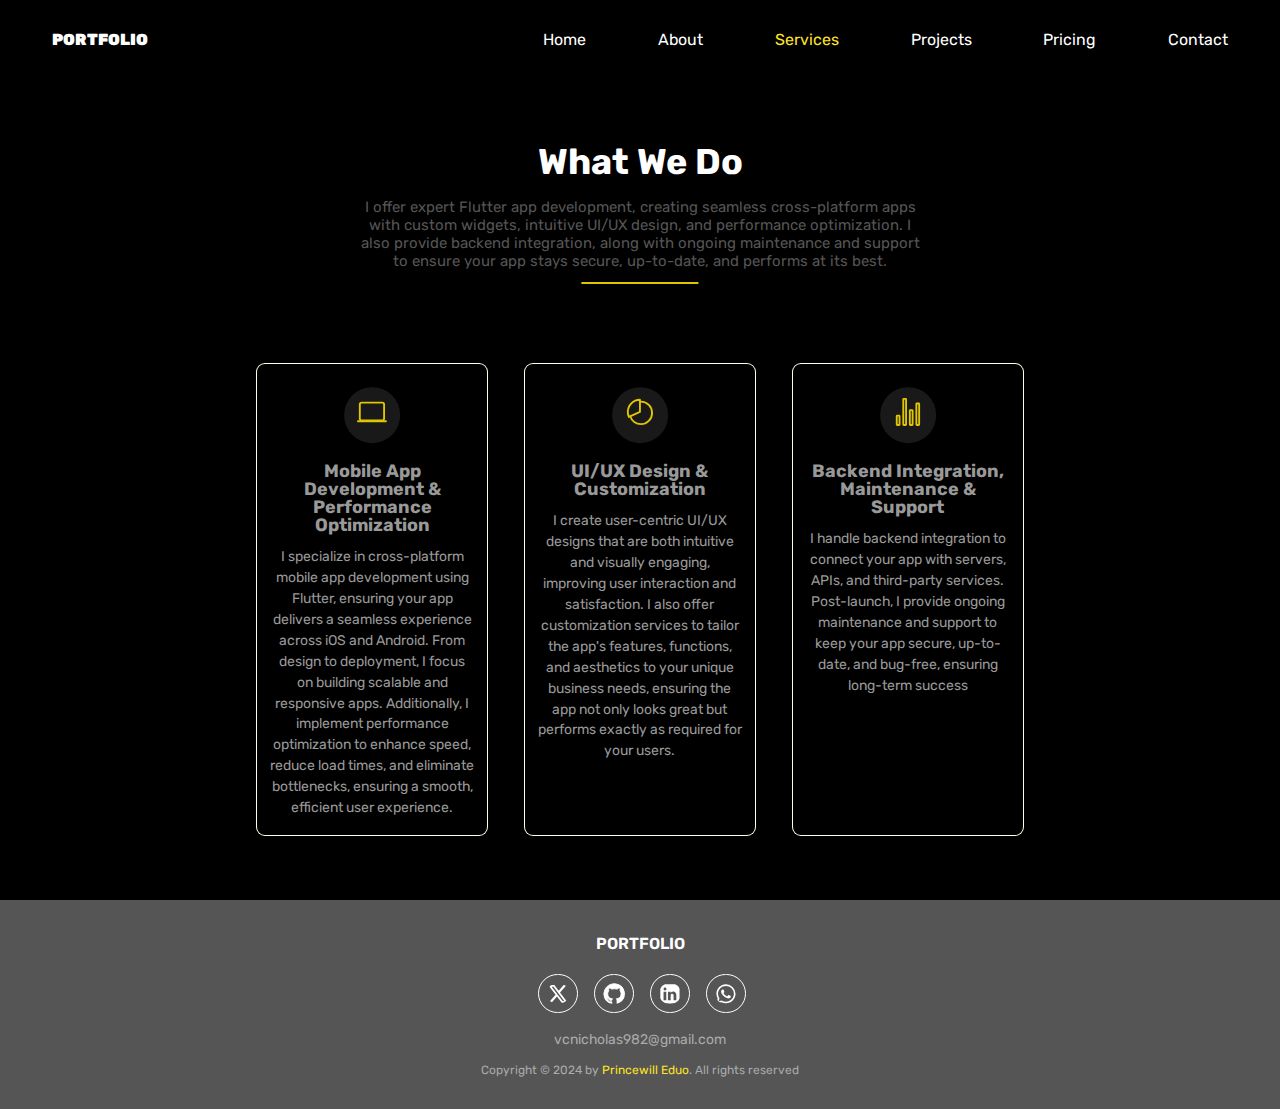
<file: services.html>
<!DOCTYPE html>
<html lang="en">
  <head>
    <meta charset="UTF-8" />
    <meta name="viewport" content="width=device-width, initial-scale=1.0" />

    <link rel="preconnect" href="https://fonts.googleapis.com" />
    <link rel="preconnect" href="https://fonts.gstatic.com" crossorigin />
    <link
      href="https://fonts.googleapis.com/css2?family=Rubik:ital,wght@0,300..900;1,300..900&display=swap"
      rel="stylesheet"
    />
    <link rel="stylesheet" href="css/styles.css" />
    <link rel="stylesheet" href="css/general.css" />
    <link rel="stylesheet" href="css/transition.css" />
    <link rel="stylesheet" href="css/queries.css" />
    <script defer src="activepage.js"></script>
    <title>Portfolio</title>
  </head>
  <body>
    <header class="header">
      <div>
        <a href="#" class="logo"><b>Portfolio</b></a>
      </div>
      <nav class="main-nav">
        <ul class="nav-link-box unordered-list">
          <li><a href="index.html" class="nav-link">Home</a></li>
          <li><a href="about.html" class="nav-link">About</a></li>
          <li>
            <a href="services.html" class="nav-link">Services</a>
          </li>
          <li><a href="projects.html" class="nav-link">Projects</a></li>
          <li><a href="pricing.html" class="nav-link">Pricing</a></li>
          <li><a href="contact.html" class="nav-link">Contact</a></li>
        </ul>
      </nav>

      <button class="btn-mobile-nav">
        <svg
          xmlns="http://www.w3.org/2000/svg"
          class="icon-mobile-nav menu-btn"
          viewBox="0 0 512 512"
        >
          <path
            fill="none"
            stroke="currentColor"
            stroke-linecap="round"
            stroke-miterlimit="10"
            stroke-width="32"
            d="M80 160h352M80 256h352M80 352h352"
          />
        </svg>

        <svg
          xmlns="http://www.w3.org/2000/svg"
          class="icon-mobile-nav close-btn"
          viewBox="0 0 512 512"
        >
          <path
            fill="none"
            stroke="currentColor"
            stroke-linecap="round"
            stroke-linejoin="round"
            stroke-width="32"
            d="M368 368L144 144M368 144L144 368"
          />
        </svg>
      </button>
    </header>

    <section class="section-services">
      <div class="section-service-header sticky-nav-point">
        <h2 class="secondary-heading">What We Do</h2>
        <p class="service-text">
          I offer expert Flutter app development, creating seamless
          cross-platform apps with custom widgets, intuitive UI/UX design, and
          performance optimization. I also provide backend integration, along
          with ongoing maintenance and support to ensure your app stays secure,
          up-to-date, and performs at its best.
        </p>
      </div>

      <div class="grid-3-cols service-grid services">
        <div class="service-exp">
          <ul>
            <li>
              <svg
                xmlns="http://www.w3.org/2000/svg"
                class="service-icon"
                viewBox="0 0 512 512"
              >
                <rect
                  x="48"
                  y="96"
                  width="416"
                  height="304"
                  rx="32.14"
                  ry="32.14"
                  fill="none"
                  stroke="currentColor"
                  stroke-linejoin="round"
                  stroke-width="32"
                />
                <path
                  stroke="currentColor"
                  stroke-linecap="round"
                  stroke-miterlimit="10"
                  stroke-width="32"
                  d="M16 416h480"
                />
              </svg>
            </li>
            <li style="color: #999">
              <b>Mobile App Development & Performance Optimization</b>
            </li>
            <li style="color: #999">
              I specialize in cross-platform mobile app development using
              Flutter, ensuring your app delivers a seamless experience across
              iOS and Android. From design to deployment, I focus on building
              scalable and responsive apps. Additionally, I implement
              performance optimization to enhance speed, reduce load times, and
              eliminate bottlenecks, ensuring a smooth, efficient user
              experience.
            </li>
          </ul>
        </div>
        <div class="service-exp">
          <ul>
            <li>
              <svg
                xmlns="http://www.w3.org/2000/svg"
                class="service-icon"
                viewBox="0 0 512 512"
              >
                <path
                  d="M256.05 80.65Q263.94 80 272 80c106 0 192 86 192 192s-86 192-192 192A192.09 192.09 0 0189.12 330.65"
                  fill="none"
                  stroke="currentColor"
                  stroke-linecap="round"
                  stroke-miterlimit="10"
                  stroke-width="32"
                />
                <path
                  d="M256 48C141.12 48 48 141.12 48 256a207.29 207.29 0 0018.09 85L256 256z"
                  fill="none"
                  stroke="currentColor"
                  stroke-linecap="round"
                  stroke-linejoin="round"
                  stroke-width="32"
                />
              </svg>
            </li>
            <li style="color: #999">
              <b>UI/UX Design & Customization</b>
            </li>
            <li style="color: #999">
              I create user-centric UI/UX designs that are both intuitive and
              visually engaging, improving user interaction and satisfaction. I
              also offer customization services to tailor the app's features,
              functions, and aesthetics to your unique business needs, ensuring
              the app not only looks great but performs exactly as required for
              your users.
            </li>
          </ul>
        </div>
        <div class="service-exp">
          <ul>
            <li>
              <svg
                xmlns="http://www.w3.org/2000/svg"
                class="service-icon"
                viewBox="0 0 512 512"
              >
                <rect
                  x="64"
                  y="320"
                  width="48"
                  height="160"
                  rx="8"
                  ry="8"
                  fill="none"
                  stroke="currentColor"
                  stroke-linecap="round"
                  stroke-linejoin="round"
                  stroke-width="32"
                />
                <rect
                  x="288"
                  y="224"
                  width="48"
                  height="256"
                  rx="8"
                  ry="8"
                  fill="none"
                  stroke="currentColor"
                  stroke-linecap="round"
                  stroke-linejoin="round"
                  stroke-width="32"
                />
                <rect
                  x="400"
                  y="112"
                  width="48"
                  height="368"
                  rx="8"
                  ry="8"
                  fill="none"
                  stroke="currentColor"
                  stroke-linecap="round"
                  stroke-linejoin="round"
                  stroke-width="32"
                />
                <rect
                  x="176"
                  y="32"
                  width="48"
                  height="448"
                  rx="8"
                  ry="8"
                  fill="none"
                  stroke="currentColor"
                  stroke-linecap="round"
                  stroke-linejoin="round"
                  stroke-width="32"
                />
              </svg>
            </li>
            <li style="color: #999">
              <b>Backend Integration, Maintenance & Support</b>
            </li>
            <li style="color: #999">
              I handle backend integration to connect your app with servers,
              APIs, and third-party services. Post-launch, I provide ongoing
              maintenance and support to keep your app secure, up-to-date, and
              bug-free, ensuring long-term success
            </li>
          </ul>
        </div>
      </div>
    </section>

    <footer>
      <div class="logo">Portfolio</div>
      <div class="socials">
        <a
          href=" https://x.com/VictorNich29059?t=hY8-RHU_Jg7SpcKLvsJlyQ&s=09"
          class="social-link"
        >
          <svg
            viewBox="0 0 24 24"
            aria-hidden="true"
            class="social-icon chat twitter-icon"
          >
            <g>
              <path
                d="M18.244 2.25h3.308l-7.227 8.26 8.502 11.24H16.17l-5.214-6.817L4.99 21.75H1.68l7.73-8.835L1.254 2.25H8.08l4.713 6.231zm-1.161 17.52h1.833L7.084 4.126H5.117z"
              ></path>
            </g>
          </svg>
        </a>
        <a href="https://github.com/Vcnicholas" class="social-link">
          <svg
            height="32"
            aria-hidden="true"
            viewBox="0 0 24 24"
            version="1.1"
            width="32"
            data-view-component="true"
            class="social-icon chat"
          >
            <path
              d="M12.5.75C6.146.75 1 5.896 1 12.25c0 5.089 3.292 9.387 7.863 10.91.575.101.79-.244.79-.546 0-.273-.014-1.178-.014-2.142-2.889.532-3.636-.704-3.866-1.35-.13-.331-.69-1.352-1.18-1.625-.402-.216-.977-.748-.014-.762.906-.014 1.553.834 1.769 1.179 1.035 1.74 2.688 1.25 3.349.948.1-.747.402-1.25.733-1.538-2.559-.287-5.232-1.279-5.232-5.678 0-1.25.445-2.285 1.178-3.09-.115-.288-.517-1.467.115-3.048 0 0 .963-.302 3.163 1.179.92-.259 1.897-.388 2.875-.388.977 0 1.955.13 2.875.388 2.2-1.495 3.162-1.179 3.162-1.179.633 1.581.23 2.76.115 3.048.733.805 1.179 1.825 1.179 3.09 0 4.413-2.688 5.39-5.247 5.678.417.36.776 1.05.776 2.128 0 1.538-.014 2.774-.014 3.162 0 .302.216.662.79.547C20.709 21.637 24 17.324 24 12.25 24 5.896 18.854.75 12.5.75Z"
            ></path>
          </svg>
        </a>
        <a
          href="https://www.linkedin.com/in/victor-nicholas-679aab2b1"
          class="social-link"
        >
          <svg
            xmlns="http://www.w3.org/2000/svg"
            class="social-icon chat"
            viewBox="0 0 512 512"
          >
            <path
              d="M444.17 32H70.28C49.85 32 32 46.7 32 66.89v374.72C32 461.91 49.85 480 70.28 480h373.78c20.54 0 35.94-18.21 35.94-38.39V66.89C480.12 46.7 464.6 32 444.17 32zm-273.3 373.43h-64.18V205.88h64.18zM141 175.54h-.46c-20.54 0-33.84-15.29-33.84-34.43 0-19.49 13.65-34.42 34.65-34.42s33.85 14.82 34.31 34.42c-.01 19.14-13.31 34.43-34.66 34.43zm264.43 229.89h-64.18V296.32c0-26.14-9.34-44-32.56-44-17.74 0-28.24 12-32.91 23.69-1.75 4.2-2.22 9.92-2.22 15.76v113.66h-64.18V205.88h64.18v27.77c9.34-13.3 23.93-32.44 57.88-32.44 42.13 0 74 27.77 74 87.64z"
            />
          </svg>
        </a>
        <a href="http://Wa.me/2349027989249" class="social-link">
          <svg
            xmlns="http://www.w3.org/2000/svg"
            class="social-icon chat"
            viewBox="0 0 512 512"
          >
            <path
              d="M414.73 97.1A222.14 222.14 0 00256.94 32C134 32 33.92 131.58 33.87 254a220.61 220.61 0 0029.78 111L32 480l118.25-30.87a223.63 223.63 0 00106.6 27h.09c122.93 0 223-99.59 223.06-222A220.18 220.18 0 00414.73 97.1zM256.94 438.66h-.08a185.75 185.75 0 01-94.36-25.72l-6.77-4-70.17 18.32 18.73-68.09-4.41-7A183.46 183.46 0 0171.53 254c0-101.73 83.21-184.5 185.48-184.5a185 185 0 01185.33 184.64c-.04 101.74-83.21 184.52-185.4 184.52zm101.69-138.19c-5.57-2.78-33-16.2-38.08-18.05s-8.83-2.78-12.54 2.78-14.4 18-17.65 21.75-6.5 4.16-12.07 1.38-23.54-8.63-44.83-27.53c-16.57-14.71-27.75-32.87-31-38.42s-.35-8.56 2.44-11.32c2.51-2.49 5.57-6.48 8.36-9.72s3.72-5.56 5.57-9.26.93-6.94-.46-9.71-12.54-30.08-17.18-41.19c-4.53-10.82-9.12-9.35-12.54-9.52-3.25-.16-7-.2-10.69-.2a20.53 20.53 0 00-14.86 6.94c-5.11 5.56-19.51 19-19.51 46.28s20 53.68 22.76 57.38 39.3 59.73 95.21 83.76a323.11 323.11 0 0031.78 11.68c13.35 4.22 25.5 3.63 35.1 2.2 10.71-1.59 33-13.42 37.63-26.38s4.64-24.06 3.25-26.37-5.11-3.71-10.69-6.48z"
              fill-rule="evenodd"
            />
          </svg>
        </a>
      </div>
      <div style="color: #aaa; font-size: 1.2rem">
        <a
          href="https://vcnicholas982@gmail.com"
          class="reach-out-link reach-out-contact-link"
          >vcnicholas982@gmail.com</a
        >
      </div>
      <div class="copy-right">
        Copyright &copy; <span class="year">2024</span> by
        <a
          href="https://x.com/Eduo_Prince?t=WI8PusMv91r1adSlmNsFCw&s=09
        "
          >Princewill Eduo</a
        >. All rights reserved
      </div>
    </footer>
  </body>
</html>
</file>
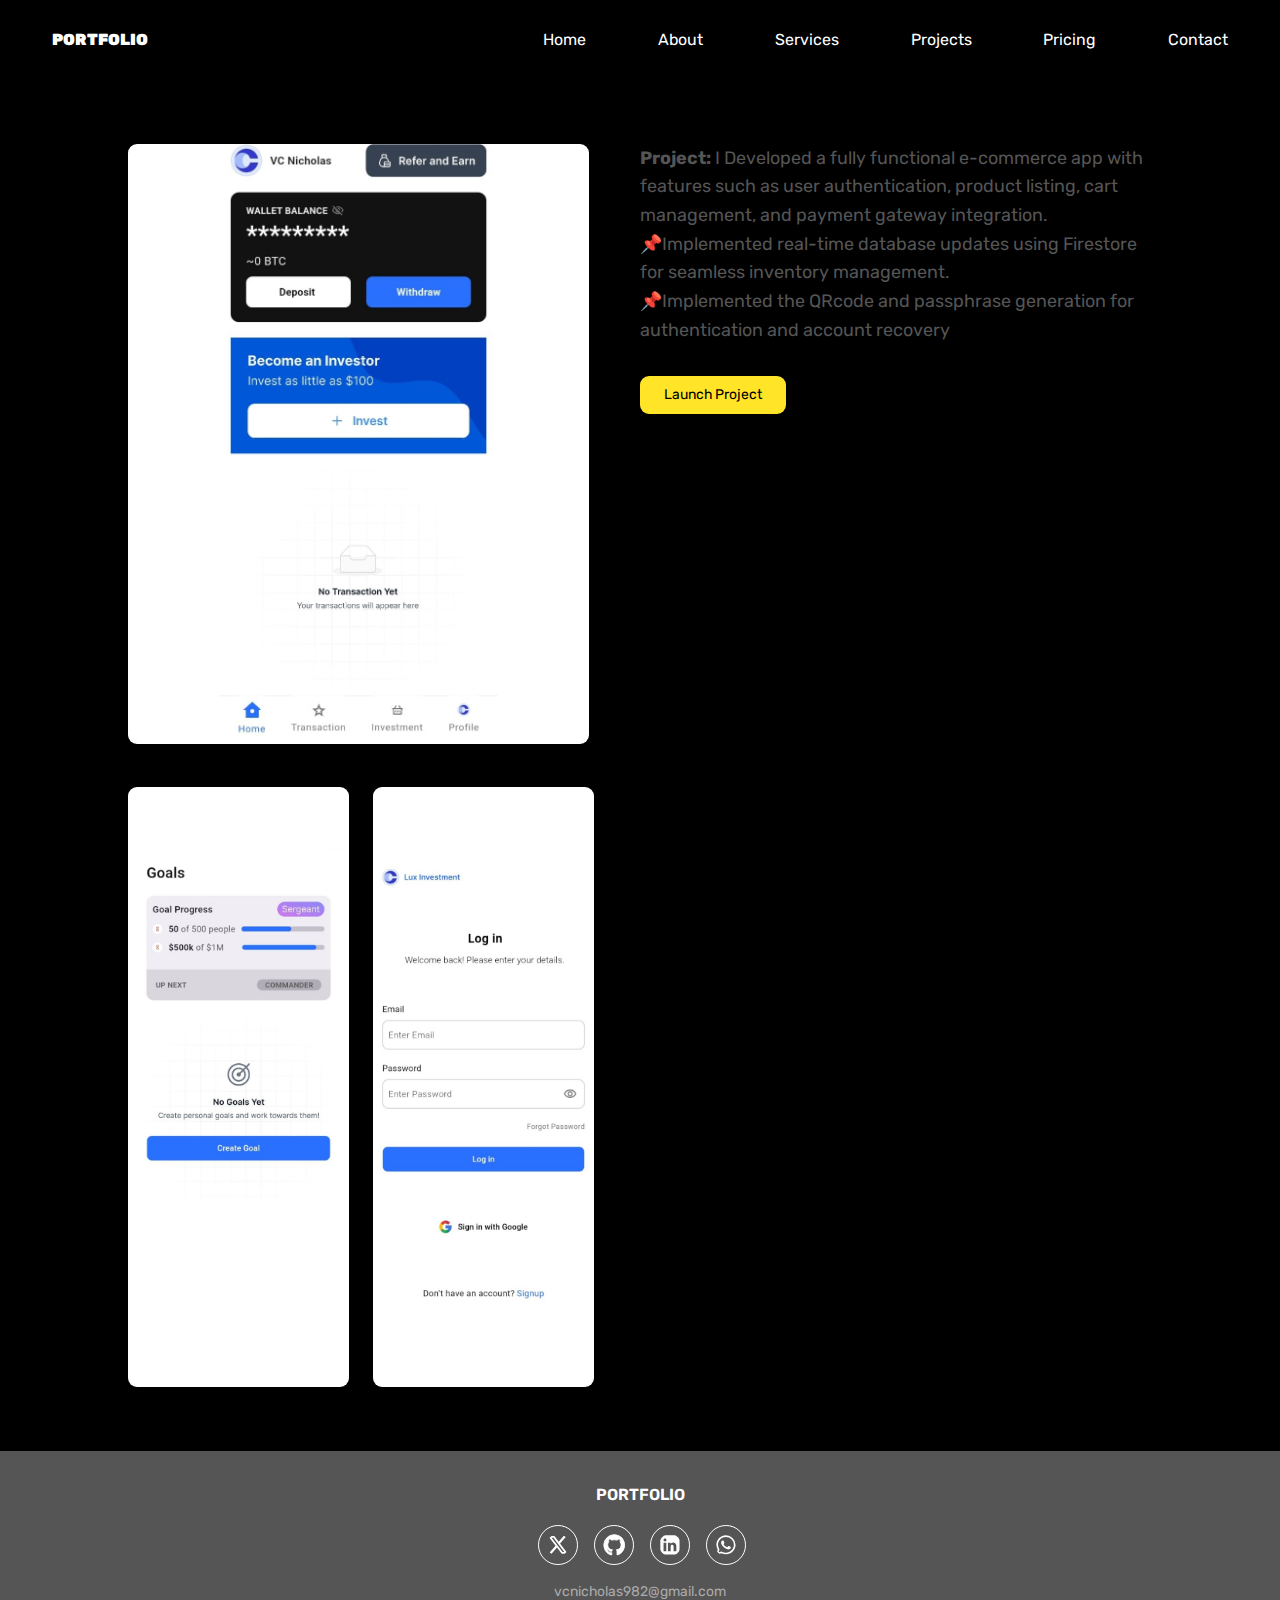
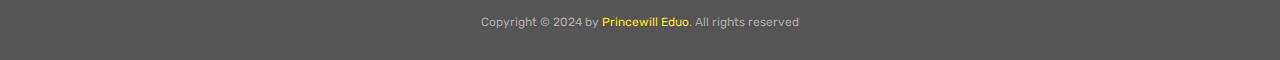
<file: taskitly.html>
<!DOCTYPE html>
<html lang="en">
  <head>
    <meta charset="UTF-8" />
    <meta name="viewport" content="width=device-width, initial-scale=1.0" />

    <link rel="preconnect" href="https://fonts.googleapis.com" />
    <link rel="preconnect" href="https://fonts.gstatic.com" crossorigin />
    <link
      href="https://fonts.googleapis.com/css2?family=Rubik:ital,wght@0,300..900;1,300..900&display=swap"
      rel="stylesheet"
    />
    <link rel="stylesheet" href="css/styles.css" />
    <link rel="stylesheet" href="css/general.css" />
    <link rel="stylesheet" href="css/transition.css" />
    <link rel="stylesheet" href="css/queries.css" />

    <script defer src="activepage.js"></script>
    <title>Portfolio</title>
  </head>
  <body>
    <header class="header">
      <div>
        <a href="#" class="logo"><b>Portfolio</b></a>
      </div>
      <nav class="main-nav">
        <ul class="nav-link-box unordered-list">
          <li><a href="index.html" class="nav-link">Home</a></li>
          <li><a href="about.html" class="nav-link">About</a></li>
          <li>
            <a href="services.html" class="nav-link">Services</a>
          </li>
          <li><a href="projects.html" class="nav-link">Projects</a></li>
          <li><a href="pricing.html" class="nav-link">Pricing</a></li>
          <li><a href="contact.html" class="nav-link">Contact</a></li>
        </ul>
      </nav>

      <button class="btn-mobile-nav">
        <svg
          xmlns="http://www.w3.org/2000/svg"
          class="icon-mobile-nav menu-btn"
          viewBox="0 0 512 512"
        >
          <path
            fill="none"
            stroke="currentColor"
            stroke-linecap="round"
            stroke-miterlimit="10"
            stroke-width="32"
            d="M80 160h352M80 256h352M80 352h352"
          />
        </svg>

        <svg
          xmlns="http://www.w3.org/2000/svg"
          class="icon-mobile-nav close-btn"
          viewBox="0 0 512 512"
        >
          <path
            fill="none"
            stroke="currentColor"
            stroke-linecap="round"
            stroke-linejoin="round"
            stroke-width="32"
            d="M368 368L144 144M368 144L144 368"
          />
        </svg>
      </button>
    </header>

    <section class="section-about taskitly-grid">
      <div class="taskitly-first-img">
        <img src="img/taskitly.jpg" alt="man on system" class="taskitly-img" />
      </div>

      <div>
        <div class="about-text taskitly-text-box sticky-nav-point">
          <p>
            <strong>Project:</strong> I Developed a fully functional e-commerce
            app with features such as user authentication, product listing, cart
            management, and payment gateway integration.
          </p>
          <p>
            📌Implemented real-time database updates using Firestore for
            seamless inventory management.
          </p>
          <p>
            📌Implemented the QRcode and passphrase generation for
            authentication and account recovery
          </p>
        </div>

        <a
          href="https://play.google.com/store/apps/details?id=com.taskitly.app"
          class="cv-button"
          >Launch Project</a
        >
      </div>

      <div class="taskitly-flex">
        <img
          src="img/taskitly-1.jpg"
          alt="mobile-app-img"
          class="taskitly-img"
        />
        <img
          src="img/taskitly-2.jpg"
          alt="monile-app-img"
          class="taskitly-img"
        />
      </div>
    </section>

    <footer>
      <div class="logo">Portfolio</div>
      <div class="socials">
        <a
          href=" https://x.com/VictorNich29059?t=hY8-RHU_Jg7SpcKLvsJlyQ&s=09"
          class="social-link"
        >
          <svg
            viewBox="0 0 24 24"
            aria-hidden="true"
            class="social-icon chat twitter-icon"
          >
            <g>
              <path
                d="M18.244 2.25h3.308l-7.227 8.26 8.502 11.24H16.17l-5.214-6.817L4.99 21.75H1.68l7.73-8.835L1.254 2.25H8.08l4.713 6.231zm-1.161 17.52h1.833L7.084 4.126H5.117z"
              ></path>
            </g>
          </svg>
        </a>
        <a href="https://github.com/Vcnicholas" class="social-link">
          <svg
            height="32"
            aria-hidden="true"
            viewBox="0 0 24 24"
            version="1.1"
            width="32"
            data-view-component="true"
            class="social-icon chat"
          >
            <path
              d="M12.5.75C6.146.75 1 5.896 1 12.25c0 5.089 3.292 9.387 7.863 10.91.575.101.79-.244.79-.546 0-.273-.014-1.178-.014-2.142-2.889.532-3.636-.704-3.866-1.35-.13-.331-.69-1.352-1.18-1.625-.402-.216-.977-.748-.014-.762.906-.014 1.553.834 1.769 1.179 1.035 1.74 2.688 1.25 3.349.948.1-.747.402-1.25.733-1.538-2.559-.287-5.232-1.279-5.232-5.678 0-1.25.445-2.285 1.178-3.09-.115-.288-.517-1.467.115-3.048 0 0 .963-.302 3.163 1.179.92-.259 1.897-.388 2.875-.388.977 0 1.955.13 2.875.388 2.2-1.495 3.162-1.179 3.162-1.179.633 1.581.23 2.76.115 3.048.733.805 1.179 1.825 1.179 3.09 0 4.413-2.688 5.39-5.247 5.678.417.36.776 1.05.776 2.128 0 1.538-.014 2.774-.014 3.162 0 .302.216.662.79.547C20.709 21.637 24 17.324 24 12.25 24 5.896 18.854.75 12.5.75Z"
            ></path>
          </svg>
        </a>
        <a
          href="https://www.linkedin.com/in/victor-nicholas-679aab2b1"
          class="social-link"
        >
          <svg
            xmlns="http://www.w3.org/2000/svg"
            class="social-icon chat"
            viewBox="0 0 512 512"
          >
            <path
              d="M444.17 32H70.28C49.85 32 32 46.7 32 66.89v374.72C32 461.91 49.85 480 70.28 480h373.78c20.54 0 35.94-18.21 35.94-38.39V66.89C480.12 46.7 464.6 32 444.17 32zm-273.3 373.43h-64.18V205.88h64.18zM141 175.54h-.46c-20.54 0-33.84-15.29-33.84-34.43 0-19.49 13.65-34.42 34.65-34.42s33.85 14.82 34.31 34.42c-.01 19.14-13.31 34.43-34.66 34.43zm264.43 229.89h-64.18V296.32c0-26.14-9.34-44-32.56-44-17.74 0-28.24 12-32.91 23.69-1.75 4.2-2.22 9.92-2.22 15.76v113.66h-64.18V205.88h64.18v27.77c9.34-13.3 23.93-32.44 57.88-32.44 42.13 0 74 27.77 74 87.64z"
            />
          </svg>
        </a>
        <a href="http://Wa.me/2349027989249" class="social-link">
          <svg
            xmlns="http://www.w3.org/2000/svg"
            class="social-icon chat"
            viewBox="0 0 512 512"
          >
            <path
              d="M414.73 97.1A222.14 222.14 0 00256.94 32C134 32 33.92 131.58 33.87 254a220.61 220.61 0 0029.78 111L32 480l118.25-30.87a223.63 223.63 0 00106.6 27h.09c122.93 0 223-99.59 223.06-222A220.18 220.18 0 00414.73 97.1zM256.94 438.66h-.08a185.75 185.75 0 01-94.36-25.72l-6.77-4-70.17 18.32 18.73-68.09-4.41-7A183.46 183.46 0 0171.53 254c0-101.73 83.21-184.5 185.48-184.5a185 185 0 01185.33 184.64c-.04 101.74-83.21 184.52-185.4 184.52zm101.69-138.19c-5.57-2.78-33-16.2-38.08-18.05s-8.83-2.78-12.54 2.78-14.4 18-17.65 21.75-6.5 4.16-12.07 1.38-23.54-8.63-44.83-27.53c-16.57-14.71-27.75-32.87-31-38.42s-.35-8.56 2.44-11.32c2.51-2.49 5.57-6.48 8.36-9.72s3.72-5.56 5.57-9.26.93-6.94-.46-9.71-12.54-30.08-17.18-41.19c-4.53-10.82-9.12-9.35-12.54-9.52-3.25-.16-7-.2-10.69-.2a20.53 20.53 0 00-14.86 6.94c-5.11 5.56-19.51 19-19.51 46.28s20 53.68 22.76 57.38 39.3 59.73 95.21 83.76a323.11 323.11 0 0031.78 11.68c13.35 4.22 25.5 3.63 35.1 2.2 10.71-1.59 33-13.42 37.63-26.38s4.64-24.06 3.25-26.37-5.11-3.71-10.69-6.48z"
              fill-rule="evenodd"
            />
          </svg>
        </a>
      </div>
      <div style="color: #aaa; font-size: 1.2rem">
        <a
          href="https://vcnicholas982@gmail.com"
          class="reach-out-link reach-out-contact-link"
          >vcnicholas982@gmail.com</a
        >
      </div>
      <div class="copy-right">
        Copyright &copy; <span class="year">2024</span> by
        <a
          href="https://x.com/Eduo_Prince?t=WI8PusMv91r1adSlmNsFCw&s=09
        "
          >Princewill Eduo</a
        >. All rights reserved
      </div>
    </footer>
  </body>
</html>
</file>
<file: css/styles.css>
/* HEADER */

/* Sticky Navigation */
.sticky .header {
  position: fixed;
  top: 0;
  height: 8rem;
  width: 100%;
  background-color: rgba(85, 85, 85, 0.8);
  z-index: 99;
  box-shadow: 0 1.2rem 3.2rem rgba(0, 0, 0, 0.03);
}

/* SECTION HERO */

.section-hero {
  max-width: 120rem;
  margin: 8rem auto;
  justify-items: end;
  align-items: center;
}

.hero-text-box {
  padding: 6.4rem 3.2rem 0 2.4rem;
}

.hero-greetings {
  font-size: 1.8rem;
  color: #ffe427;
  margin-bottom: 1.2rem;
}

.primary-heading {
  font-size: 6.4rem;
  color: #fff;
  margin-bottom: 1.6rem;
  letter-spacing: -0.5px;
  line-height: 1;
}

.primary-heading span {
  color: #ffe427;
}

.hero-text {
  color: #fff;
  font-size: 1.8rem;
  margin-bottom: 1.4rem;
  line-height: 1.6;
}

.hero-button {
  text-decoration: none;
  padding: 1.2rem 3.2rem;
  font-size: 1.4rem;
  display: inline-block;
  border: 1px solid #fff;
  border-radius: 11px;
  margin-bottom: 2.2rem;
}

.btn-hire-me:link,
.btn-hire-me:visited {
  background-color: #ffe427;
  color: #333;
  font-size: 1.6rem;
  font-weight: 500;
  transition: all 0.3s;
}

.btn-hire-me:hover,
.btn-hire-me:active {
  background-color: #fffdeb;
}

.btn-my-works:link,
.btn-my-works:visited {
  color: rgb(255, 253, 235);
  transition: all 0.3s;
}

.btn-my-works:hover,
.btn-my-works:active {
  box-shadow: inset 0 0 0 1px rgb(255, 253, 235);
}

.socials {
  display: flex;
  align-items: center;
  gap: 1.6rem;
  margin-left: 0.4rem;
}

.social-link {
  text-decoration: none;
  display: inline-block;
}

.social-icon {
  width: 4rem;
  height: 4rem;
  stroke: #fff;
  fill: #fff;
  padding: 0.8rem;

  border: 1px solid #fff;
  border-radius: 50%;
  transition: all 0.3s;
}

.chat:hover,
.chat:active {
  background-color: #fff;
  fill: #000;
  stroke: #000;
}

.twitter-icon {
  stroke: none;
}

.profile-pic {
  width: 60%;
}

.hero-img-box {
  background-image: url('data:image/svg+xml,<svg id="sw-js-blob-svg" viewBox="0 0 100 100" xmlns="http://www.w3.org/2000/svg" version="1.1"><defs><linearGradient id="sw-gradient" x1="0" x2="1" y1="1" y2="0"><stop id="stop1" stop-color="rgba(255, 228, 39, 1)" offset="0%"></stop><stop id="stop2" stop-color="rgba(255, 228, 39, 1)" offset="100%"></stop></linearGradient></defs><path fill="url(%23sw-gradient)" d="M22.3,-36.8C28.8,-34.9,33.9,-28.7,37.5,-21.8C41,-15,43.1,-7.5,43.5,0.2C43.9,7.9,42.5,15.8,37.8,20.8C33.1,25.7,25.1,27.7,18.3,30.9C11.4,34.2,5.7,38.7,-0.6,39.7C-6.8,40.6,-13.6,38,-19.4,34.1C-25.1,30.2,-29.9,25.1,-33.4,19.2C-36.9,13.3,-39.2,6.7,-39.4,-0.1C-39.5,-6.8,-37.5,-13.6,-33.6,-18.9C-29.7,-24.1,-23.9,-27.7,-18,-29.9C-12.1,-32.1,-6,-32.8,0.9,-34.4C7.9,-36,15.8,-38.6,22.3,-36.8Z" width="100%" height="100%" transform="translate(50 50)" stroke-width="0" style="transition: 0.3s;" stroke="url(%23sw-gradient)"></path></svg>');

  background-repeat: no-repeat;
  background-position: center;
  background-size: contain;

  /* padding-right: 3.2rem; */
}

/* SECTION ABOUT */

.section-about {
  max-width: 80%;
  margin: 6.4rem auto;
}

.about-img {
  width: 60%;
  background-color: #fff;
  border: 5px solid #333;
  box-shadow: -15px 25px 0 1px #000, -15px 25px 0 5px #ffe427;
  margin: 0 8rem;
  border-radius: 9px;
}

.secondary-heading {
  font-size: 3.6rem;
  color: #fff;
  margin-bottom: 2rem;
}

.about-text {
  font-size: 1.8rem;
  margin-bottom: 3.2rem;
  line-height: 1.6;
}

.about-grid-2-cols {
  display: grid;
  grid-template-columns: 1fr 3fr;
}

.question-box {
  font-size: 1.8rem;
  font-weight: 500;
  color: #fff;
}

.question-box li {
  margin-bottom: 1.2rem;
}

.answer-box {
  font-size: 1.8rem;
  margin-bottom: 3.2rem;
}

.answer-box li {
  margin-bottom: 1.2rem;
}

.reach-out-link {
  text-decoration: none;
  color: inherit;
  color: #827301;
}

.completed-projects {
  font-size: 1.6rem;
  margin-bottom: 2.4rem;
  color: #fff;
}

.completed-projects span {
  font-weight: 500;
  color: #ffe427;
}

.cv-button:link,
.cv-button:visited {
  text-decoration: none;
  padding: 1.2rem 2.4rem;
  font-size: 1.4rem;
  display: inline-block;
  background-color: #ffe427;
  color: #000;
  border-radius: 9px;
  transition: all 0.3s;
}

.cv-button:hover,
.cv-button:active {
  background-color: #e0c600;
}

/* SECTION SERVICES */

.section-services {
  max-width: 60%;
  margin: 6.4rem auto;
}

.section-service-header {
  text-align: center;
  padding: 0 9.8rem;
  position: relative;
}

.section-service-header:after {
  content: "";
  position: absolute;
  bottom: 0;
  border: 1px solid #e0c600;
  width: 15%;
  transform: translate(-50%, 50%);
}

.service-text {
  font-size: 1.5rem;
  padding-bottom: 1.2rem;
  line-height: 1.2;
}

.service-grid {
  margin-top: 6.4rem;
  column-gap: 2.4rem;
}

.services {
  color: #e0c600;
  margin-top: 8rem;
}

.service-exp {
  box-shadow: inset 0 0 0 1px rgb(255, 253, 235);
  padding: 3.4rem 2rem 1.8rem 2rem;
  text-align: center;
  border-radius: 9px;
  position: relative;
}

.service-exp ul {
  list-style: none;
}

.service-exp li:first-child {
  margin-bottom: 3.4rem;
  margin-top: 1rem;
}

.service-exp li:first-child::after {
  content: "";
  display: block;
  border-radius: 50%;
  position: absolute;
  top: 13%;
  left: 50%;
  transform: translate(-50%, -50%);
  background-color: rgba(153, 153, 153, 0.16);
  width: 24%;
  padding-bottom: 24%;
  z-index: -1;
}

.service-exp li:nth-child(2) {
  font-size: 1.8rem;
  margin-bottom: 1.2rem;
}

.service-exp li:last-child {
  font-size: 1.4rem;
  line-height: 1.5;
}

.service-icon {
  width: 3rem;
  height: 3rem;
  /* fill: #e0c600; */
}

/* SECTION PROJECT */

.section-project {
  max-width: 80%;
  margin: 6.4rem auto;
}

.choose {
  font-size: 1rem;
  font-weight: 600;
  padding: 0.8rem 1.2rem;
  color: #fff;
  background-color: #e0c600;
  margin-bottom: 0.8rem;
  display: inline-block;
  border-radius: 9px;
}

.project-text {
  padding: 0;
  width: 60%;
  line-height: 1.4;
}

.grid-project {
  align-items: center;
  margin-top: 6.4rem;
  column-gap: 2.4rem;
}

.project-img {
  width: 100%;
  border-radius: 9px;
  transition: all 0.5s;
}

/* TRYING OUT TEXT ON IMAGE */

.image {
  position: relative;
  transition: all 0.5s;
}

.image:hover {
  transform: scale(1.1) !important;
}

.project-img {
  display: block;
  object-fit: cover;
  object-position: top;
}

.content {
  width: 100%;
  height: 100%;
  top: 0;
  left: 0;
  position: absolute;
  background: rgba(0, 0, 0, 0.6);
  display: flex;
  justify-content: center;
  align-items: center;
  flex-direction: column;
  opacity: 0;
  transition: all 0.6s;
}

.content:hover {
  opacity: 1;
}

.content > * {
  transform: translateY(25px);
  transition: transform 0.6s;
}

.content:hover > * {
  transform: translateY(0px);
}

.project-link:link,
.project-link:visited {
  font-size: 2.2rem;
  text-decoration: none;
  border-bottom: 1px solid #fffdeb;
  display: inline-block;
  color: #fffdeb;
  padding-bottom: 0.4rem;
}

.project-link:hover,
.project-link:active {
  border: 0;
}

.see-more {
  margin-top: 4.8rem;
  text-align: center;
}

.project-link-more:link,
.project-link-more:visited {
  text-decoration: none;
  padding-bottom: 0.4rem;
  border-bottom: 1px solid #e0c600;
  color: #e0c600;
  font-size: 1.6rem;
}

.project-link-more:hover,
.project-link-more:active {
  border: 0;
}

/* PROJECT */
.taskitly-grid {
  display: grid;
  grid-template-columns: 1fr 1fr;
}

.taskitly-img {
  width: 90%;
  height: 600px;
  background-color: #fff;
  border-radius: 9px;
  object-fit: contain;
}

.taskitly-flex,
.agropro-flex {
  width: 48%;
  display: flex;
  gap: 2.4rem;
  margin-top: 4.2rem;
}

.remitter-flex {
  margin-top: 4.2rem;
}

/* SECTION PRICING */

.section-pricing {
  max-width: 70%;
  margin: 6.4rem auto;
}

.section-pricing-header {
  text-align: center;
  padding: 0 9.8rem;
  position: relative;
}

.section-pricing-header:after {
  content: "";
  position: absolute;
  bottom: 0;
  border: 1px solid #e0c600;
  width: 15%;
  transform: translate(-50%, 50%);
}

.pricing-text {
  font-size: 1.8rem;
  padding-bottom: 1.2rem;
  line-height: 1.2;
}

.grid-pricing {
  align-items: normal;
  row-gap: 1.8rem;
}

.grid-pricing .service-exp:last-child {
  grid-column: 2 / 3;
}

.pricing-heading {
  margin-bottom: 1.8rem !important;
}

.pricing-div {
  margin: 1.2rem 0 1.2rem 0;
}

.pricing-grid-replace {
  grid-row: 1 / 2;
  grid-column: 3 / 4;
}

.pricing-icon-row {
  margin-bottom: 4.8rem !important;
}

.pricing-small-content.pricing-icon-row::after {
  top: 16% !important;
}

.pricing-flex {
  display: flex;
  align-items: flex-start;
  justify-content: left;
  gap: 1.2rem;
}

.pricing-emphasis {
  color: #e0c600;
}

.pricing-topic {
  font-weight: 600;
}

.pricing-div p {
  padding-left: 3.5rem;
  text-align: left;
}

.pricing-list-icon {
  height: 2.4rem;
  width: 2.4rem;
  color: #e0c600;
}

.pricing-advanced {
  text-align: left;
}
/*  SECTION CONTACT */

.section-contact {
  max-width: 80%;
  margin: 6.4rem auto;
  border-radius: 11px;
  /* box-shadow: 9px 9px 9px rgb(252, 252, 252); */
  /* overflow: hidden; */

  display: grid;
  grid-template-columns: 60fr 40fr;
}

.contact-text-box {
  padding: 3.2rem;
  border: 1px solid #fff;
  width: 100%;
  border-top-left-radius: 11px;
  border-bottom-left-radius: 11px;
}

.contact-text {
  color: #b09c01;
  font-size: 1.4rem;
  line-height: 1.6;
}

.section-contact h2 {
  color: #fff;
}

.contact-form {
  margin-top: 3.2rem;
  row-gap: 3.2rem;

  display: grid;
  grid-template-columns: 1fr;
}

.contact-form label {
  display: block;
  font-size: 1.6rem;
  font-weight: 600;
  margin-bottom: 1.2rem;
}

.contact-form input {
  width: 100%;
  padding: 1.2rem;
  font-size: 1.8rem;
  color: #bbb;
  font-family: inherit;
  border: none;
  border-bottom: 1px solid #fff;
  background: none;
}

.contact-img-box {
  background-image: linear-gradient(
      to right bottom,
      rgba(255, 236, 92, 0.6),
      rgba(255, 230, 39, 0.6)
    ),
    url(../img/handshake.jpg);
  width: 100%;
  background-position: center;
  background-size: cover;
  font-size: 6.4rem;
  display: flex;
  justify-content: center;
  padding-top: 6.4rem;
  /* align-items: center; */
  text-align: center;
  position: relative;
  border-top-right-radius: 11px;
  border-bottom-right-radius: 11px;
}

.contact-img-box:after {
  content: "";
  position: absolute;
  top: 45%;
  border: 1.8px solid #fff8c2;
  width: 20%;
}

.contact-btn {
  background-color: #ffe20a;
  color: #555;
  justify-self: center;
  padding: 1.8rem;
  width: 40%;
  border-radius: 11px;
  font-size: 1.8rem;
  font-weight: 600;
  /* box-shadow: 0 2px 2px rgba(0, 0, 0, 0.2); */
  transition: all 0.3s;
}

.contact-btn:hover,
.contact-btn:active {
  background-color: #e0c600;
}

.reach-out-contact-link {
  color: inherit;
  font-size: 1.4rem;
}

/* TRYING OUT TEXT ON IMAGE */
.image {
  position: relative;
}

.project-img {
  display: block;
}

.content {
  width: 100%;
  height: 100%;
  top: 0;
  left: 0;
  position: absolute;
  background: rgba(0, 0, 0, 0.6);
  display: flex;
  justify-content: center;
  align-items: center;
  flex-direction: column;
  opacity: 0;
  transition: all 0.6s;
}

.content:hover {
  opacity: 1;
}

.content > * {
  transform: translateY(25px);
  transition: all 0.6s;
}

.content:hover > * {
  transform: translateY(0px);
}
</file>
<file: css/general.css>
/*
      --01 TYPOGRAPHY SYSTEM

      font-weight: 
      400 (default)
      medium - 500
      semi-bold - 600
      bold - 700 

      line-height: 
      1(default)
     small: 1.05
      medium : 1.2
      paragraph default : 1.6
      large: 1.8

      letter-spacing:
      -0.5px
      0.75px

      FONT-SIZE SYSTEM (px)
      10 / 12 / 14 / 16 / 18 / 20 / 24 / 30 / 36 / 44 / 52 / 62 / 74 / 86 / 98

      --02 COLORS

      Primary color: #FFE427

      tints: #fffdeb;
      shades: #e0c600
       #fff8c2;

      
      accents:
      gray:
      #aaa(Lightest gray allowed on #000)
      #888
      #555
      #333
      rgba(153, 153, 153, 0.16)
   
 
      --03 SHADOWS
        box-shadow: 0 2.4rem 4.8rem rgba(0, 0, 0, 0.075);

      --04 BORDER-RADIUS
      default: 9px
      meedium: 11px

      --05 WHITESPACE

            Spacing-system(px)
      2 / 4 / 8 / 12 / 16 / 24 / 32 / 48 / 64 / 80 / 96 / 128

*/

* {
  margin: 0;
  padding: 0;
  box-sizing: border-box;
}

html {
  font-size: 62.3%;

  overflow-x: hidden !important;
  scroll-behavior: smooth;
}

body {
  font-family: "rubik", sans-serif;
  background-color: black;
  color: #555;
  font-weight: 400;
  line-height: 1;
  overflow-x: hidden !important;
}

.grid-2-cols {
  display: grid;
  grid-template-columns: repeat(2, 1fr);
}

.grid-3-cols {
  display: grid;
  grid-template-columns: repeat(3, 1fr);
}

.grid-4-cols {
  display: grid;
  grid-template-columns: repeat(4, 1fr);
}

.margin-rt {
  margin-right: 1.2rem;
}

.unordered-list {
  list-style: none;
}

/* HEADER NAVIGATION */

header {
  display: flex;
  justify-content: space-between;
  padding: 3.2rem 4.8rem;
  margin: 0 auto;
  max-width: 100%;
}

.logo {
  text-transform: uppercase;
  font-weight: 600;
  font-size: 1.6rem;
  color: #fff;
  padding: 0.4rem;
  text-decoration: none;
}

.nav-link-box {
  display: flex;
  gap: 6.4rem;
}

.nav-link:link,
.nav-link:visited {
  text-decoration: none;
  color: #fff;
  font-size: 1.6rem;
  padding: 0.4rem;
  transition: all 0.3s;
}

.nav-link:hover,
.nav-link:active {
  color: #ffe427;
  box-shadow: 0px 1px 0px #ffe427;
}

.nav-link-box .active {
  color: #ffe427;
}

/* *************************** */
/* MOBILE */
/* *************************** */

.btn-mobile-nav {
  border: none;
  background: none;
  cursor: pointer;

  display: none;
}

.icon-mobile-nav {
  height: 4.8rem;
  width: 4.8rem;
  color: #fff;
}

.close-btn {
  display: none;
}

*:focus {
  outline: none;
  /* box-shadow: 0 0 0 0.8rem #fff8c290; */
}

footer {
  display: grid;
  grid-template-columns: 1fr;
  justify-items: center;
  gap: 1.8rem;
  padding: 3.2rem;

  background-color: #555;
}

.copy-right {
  font-size: 1.2rem;
  color: #aaa;
}

.copy-right a:link,
.copy-right a:visited {
  color: #ffe427;
  text-decoration: none;
}

.copy-right a:hover,
.copy-right a:active {
  color: #e0c600;
}
</file>
<file: css/transition.css>
main {
  animation: transitionin 0.75s;
}

@keyframes transitionin {
  from {
    opacity: 0;
    transform: translatey(-10px);
  }

  to {
    opacity: 1;
    transform: translatey(0);
  }
}
</file>
<file: css/queries.css>
/* *************************** */
/* Below 1344px (smaller desktops)*/
/* *************************** */

@media (max-width: 84em) {
  .section-hero {
    max-width: 120rem;
  }

  .hero-text-box {
    padding-left: 4.8rem;
  }

  .heading-primary {
    font-size: 4.4rem;
  }

  .services {
    column-gap: 3.6rem;
  }

  .service-exp {
    padding: 2.4rem 1.4rem 1.8rem 1.4rem;
  }

  .pricing-small-content.pricing-icon-row::after {
    top: 13% !important;
  }

  .service-exp li:first-child::after {
    top: 11%;
  }
}

/* *************************** */
/* Below 1200px (Landscape tablets)*/
/* *************************** */

@media (max-width: 75em) {
  html {
    /* 9px / 16px = 56.25% */
    font-size: 56.25%;
  }

  .heading-secondary {
    font-size: 3.6rem;
  }

  .heading-tertiary {
    font-size: 2.6rem;
  }

  .pricing-small-content.pricing-icon-row::after {
    top: 12% !important;
  }

  .service-exp li:first-child::after {
    top: 10%;
  }
}

/* *************************** */
/* Below 944px (Tablets)*/
/* *************************** */

@media (max-width: 59em) {
  /* 8px / 16px = 0.5 = 50% */
  html {
    font-size: 50%;
    /* 
    overflow-x: hidden !important;
    overflow-y: visible; */
  }

  .header {
    align-items: center;
  }

  .section-hero {
    grid-template-columns: 1fr;
    padding: 0 8rem;
    gap: 6.4rem;
  }

  .hero-text-box,
  .hero-img-box {
    text-align: center;
    padding-left: 0;
    padding-right: 0;
  }

  .primary-heading {
    margin-bottom: 2.8rem;
  }

  .hero-text {
    margin-bottom: 2.4rem;
    padding: 0 6.4rem;
  }

  .hero-img {
    width: 60%;
  }

  .socials {
    justify-content: center;
    margin-top: 3.2rem;
  }

  .about-grid {
    grid-template-columns: 1fr;
    row-gap: 6.4rem;
  }

  .answer-box,
  .question-box {
    display: flex;
    flex-direction: column;
    gap: 0.4rem;
  }

  .answer-box {
    padding-left: 2.4rem;
  }

  .grid-pricing {
    grid-template-columns: repeat(2, 1fr);
  }

  .pricing-small-content.pricing-icon-row::after {
    top: 15% !important;
  }

  .service-exp li:first-child::after {
    top: 13%;
  }

  /* *************************** */
  /* MOBILE NAVIGATION*/
  /* *************************** */

  .btn-mobile-nav {
    display: block;
    z-index: 100;
  }

  .main-nav {
    background-color: rgba(160, 160, 160, 0.8);
    backdrop-filter: blur(6px);
    -webkit-backdrop-filter: blur(6px);
    position: absolute;
    top: 0;
    left: 0;
    width: 100%;
    height: 100vh;

    display: flex;
    align-items: center;
    justify-content: center;
    transition: all 0.5s ease-in;
    transform: translatex(5%);
    z-index: 99;

    /* hide navigation */

    /* 1) Hide it visually */
    opacity: 0;

    /* 2) Make it unaccessible to mouse and keyboards*/
    pointer-events: none;

    /* 3) Hide it from screen readers(browsers)*/
    visibility: hidden;
  }

  .nav-open .main-nav {
    opacity: 1;
    pointer-events: auto;
    visibility: visible;

    transform: translatex(0%);
  }

  .nav-open .close-btn {
    display: block;
  }

  .nav-open .menu-btn {
    display: none;
  }

  .nav-link-box {
    flex-direction: column;
    gap: 4.8rem;
    text-align: center;
  }

  .nav-link:link,
  .nav-link:visited {
    font-size: 3rem;
    font-weight: 700;
  }
}

/* *************************** */
/* Below 720px (Smaller TAblets)*/
/* *************************** */

@media (max-width: 45em) {
  .header {
    align-items: center;
  }

  .pricing-small-content.pricing-icon-row::after {
    top: 12% !important;
  }

  .service-exp li:first-child::after {
    top: 11%;
  }

  .taskitly-grid {
    grid-template-columns: 1fr;
  }

  .section-taskitly-query {
    grid-template-columns: 1fr;
  }

  .remitter-flex,
  .agropro-flex,
  .taskitly-flex {
    grid-row: 2 / 3;
  }

  .agropro-flex,
  .taskitly-flex {
    display: grid;
    grid-template-columns: 1fr;
    width: 100%;
  }

  .taskitly-text-box,
  .agropro-text-box,
  .taskitly-text-box {
    margin-top: 3.2rem;
    width: 80%;
  }

  .taskitly-first-img,
  .agropro-first-img,
  .remitter-first-img {
    margin-top: 4.8rem;
  }
}

/* *************************** */
/* Below 576px (Phones)*/
/* *************************** */

@media (max-width: 36em) {
  .header {
    align-items: center;
  }

  .hero-text {
    padding: 0;
  }

  .hero-text-box {
    padding-left: 0;
    padding-right: 0;
  }

  .about-grid-2-cols {
    grid-template-columns: 2fr 1fr !important;
    margin-bottom: 1.4rem;
  }

  .answer-box {
    margin-bottom: 0;
  }

  .section-service-header {
    padding: 0;
  }

  .services {
    grid-template-columns: 1fr;
    gap: 2.4rem;
  }

  .grid-project {
    grid-template-columns: 1fr;
    gap: 2.4rem;
  }

  .project-text {
    width: 70%;
  }

  .section-contact {
    grid-template-columns: 1fr;
    border-radius: 11px;
  }

  .contact-text-box {
    border-top-left-radius: 0;
    border-bottom-right-radius: 11px;
  }

  .contact-img-box {
    grid-row: 1;
    align-items: start;
    padding: 3.2rem 0;
    border-top-left-radius: 11px;
    border-bottom-right-radius: 0;
  }

  .contact-img-box:after {
    content: "";
    position: absolute;
    top: 90%;
    border: 1.8px solid #fff8c2;
    width: 20%;
  }

  .grid-3-cols {
    grid-template-columns: 1fr;
  }

  .pricing-grid-replace {
    grid-row: initial;
    grid-column: initial;
  }

  .grid-pricing .service-exp:last-child {
    grid-column: initial;
  }

  .pricing-small-content.pricing-icon-row::after {
    top: 17% !important;
  }

  .service-exp li:first-child::after {
    width: 20%;
    padding-bottom: 20%;
    top: 14%;
  }

  .service-exp {
    overflow: hidden;
  }
}
</file>
